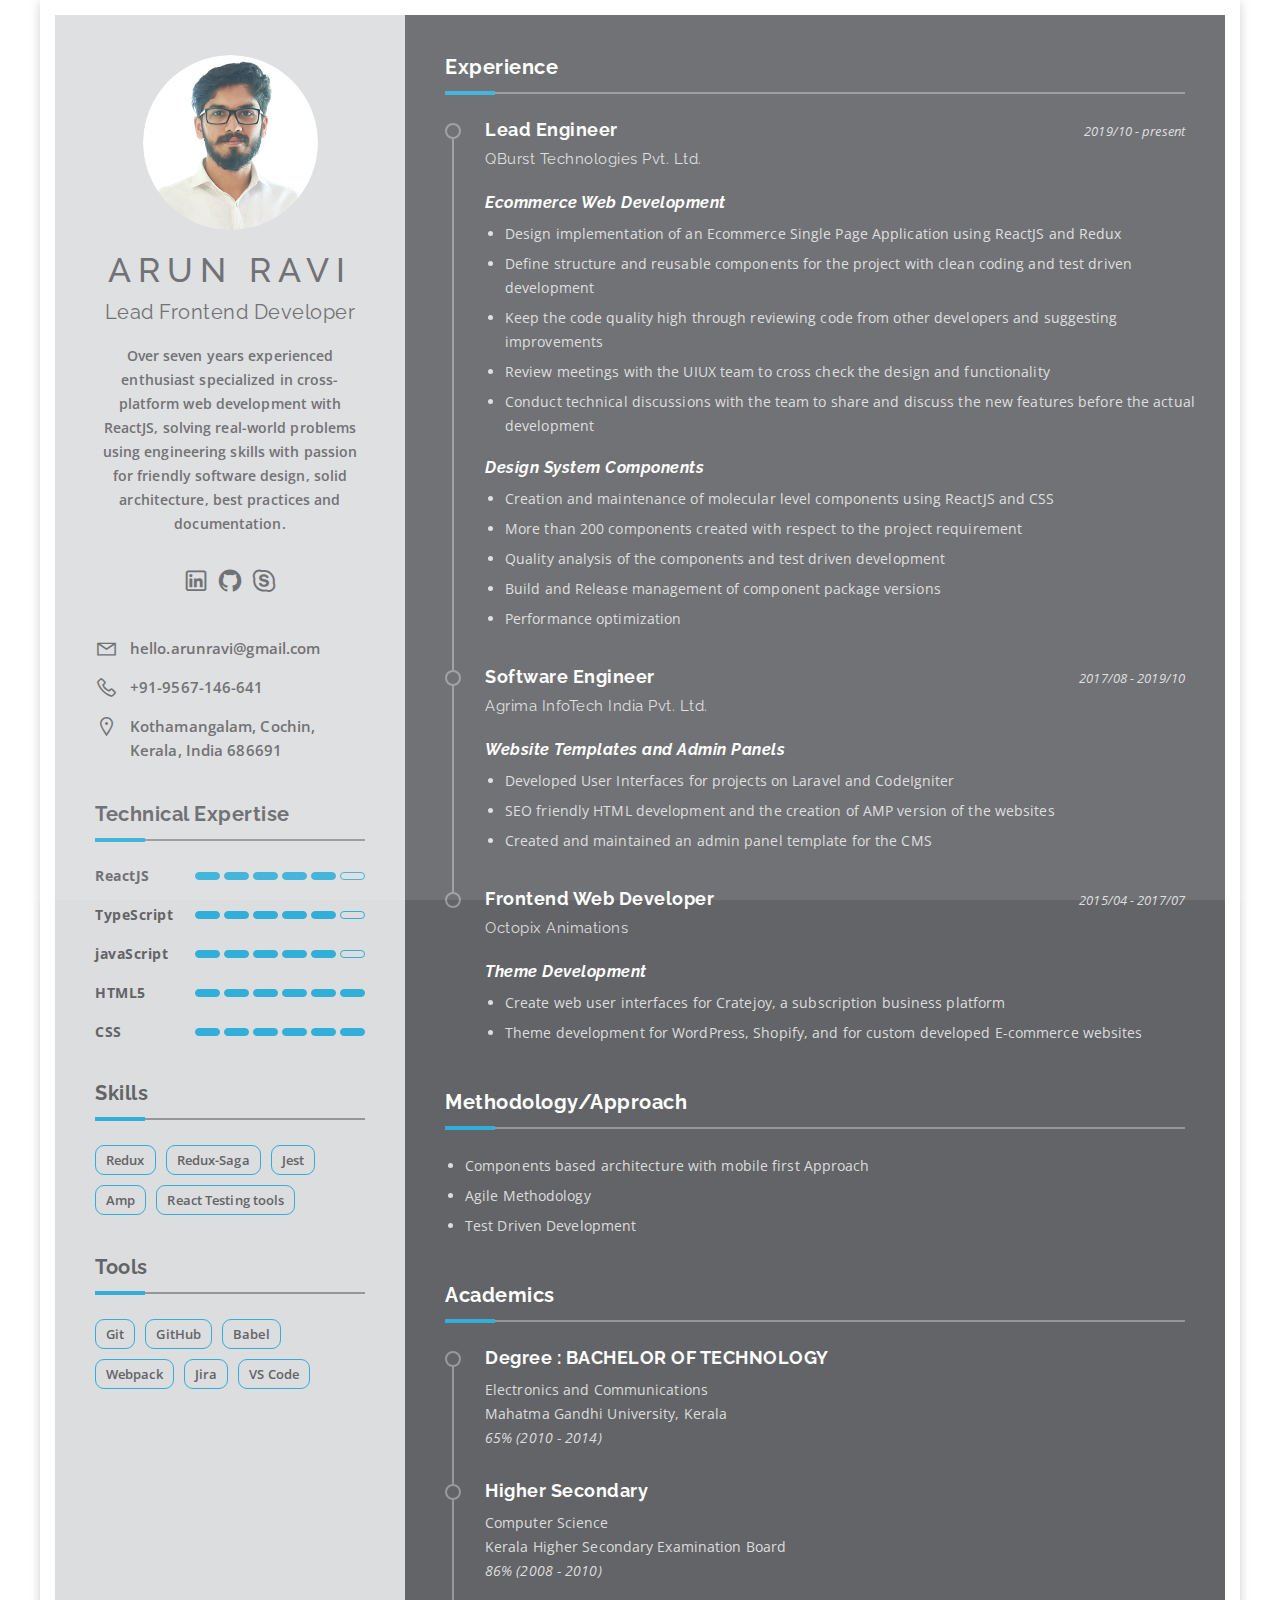
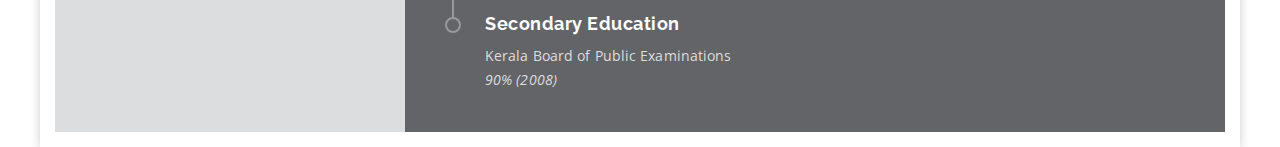
<file: index.html>
<!DOCTYPE html>
<html>

<head>
	<meta http-equiv="Content-Type" content="text/html; charset=utf-8" />
	<title>Arun Ravi | ReactJS | Frontend Developer</title>
	<meta name="viewport" content="width=device-width, initial-scale=1.0">
	<meta name="description" content="">
	<meta name="keywords" content="">
	<meta name="author" content="ArunRavi">

	<!-- Styles -->
	<link rel="stylesheet" type="text/css" href="css/bootstrap-grid.css" />
	<link rel="stylesheet" href="css/icons.css">
	<link rel="stylesheet" type="text/css" href="css/style.css" />
	
</head>
<body>

	<div class="contents">
		<div class="d-flex">
			<div class="profileRow proColLeft">
				<div class="profile textCenter">
					<div class="profPic"><img src="images/arun-ravi.png" alt="Arun Ravi | Frontend Developer | ReactJS" /></div>
					<h1>ARUN RAVI</h1>
					<h2 class="colorPrimary">Lead Frontend Developer</h2>
					<p>Over seven years experienced enthusiast specialized in cross-platform web development with ReactJS, solving real-world problems using engineering skills with passion for friendly software design, solid architecture, best practices and documentation.</p>
					<div class="social">
						<a href="https://www.linkedin.com/in/arunravi7" target="_blank" title="Arun Ravi | LinkedIn">
							<i class="la la-linkedin"></i>
						</a>
						<a href="https://github.com/arunravi07" target="_blank" title="Arun Ravi | GitHub">
							<i class="la la-github"></i>
						</a>
						<a href="skype:live:arunravi92?chat" title="live:arunravi92">
							<i class="la la-skype"></i>
						</a>
					</div>
					<div class="profOverView textLeft">
						<!-- <h2 class="headSect">Profile Overview</h2> -->
						<ul>
							<li>
								<h4><a href="mailto:hello.arunravi@gmail.com"><i class="la la-envelope"></i> hello.arunravi@gmail.com </a></h4>
							</li>
							<li>
								<h4><a href="callto:+919567146641"><i class="la la-phone"></i> +91-9567-146-641 </a></h4>
							</li>
							<li>
								<h4><i class="la la-map-marker"></i> Kothamangalam, Cochin, <br/>Kerala, India 686691 </h4>
							</li>
						</ul>
					</div>
				</div>
				<div class="contentRows" id="skills">
					<h2 class="headSect">Technical Expertise</h2>
					<div class="progressRow d-flex align-items-center justify-content-between">
						<h5>ReactJS</h5>
						<div class="progressBar d-flex justify-content-between">
							<span class="filled"></span>
							<span class="filled"></span>
							<span class="filled"></span>
							<span class="filled"></span>
							<span class="filled"></span>
							<span></span>
						</div>
					</div>
					<div class="progressRow d-flex align-items-center justify-content-between">
						<h5>TypeScript</h5>
						<div class="progressBar d-flex justify-content-between">
							<span class="filled"></span>
							<span class="filled"></span>
							<span class="filled"></span>
							<span class="filled"></span>
							<span class="filled"></span>
							<span></span>
						</div>
					</div>
					<div class="progressRow d-flex align-items-center justify-content-between">
						<h5>javaScript</h5>
						<div class="progressBar d-flex justify-content-between">
							<span class="filled"></span>
							<span class="filled"></span>
							<span class="filled"></span>
							<span class="filled"></span>
							<span class="filled"></span>
							<span></span>
						</div>
					</div>
					<div class="progressRow d-flex align-items-center justify-content-between">
						<h5>HTML5</h5>
						<div class="progressBar d-flex justify-content-between">
							<span class="filled"></span>
							<span class="filled"></span>
							<span class="filled"></span>
							<span class="filled"></span>
							<span class="filled"></span>
							<span class="filled"></span>
						</div>
					</div>
					<div class="progressRow d-flex align-items-center justify-content-between">
						<h5>CSS</h5>
						<div class="progressBar d-flex justify-content-between">
							<span class="filled"></span>
							<span class="filled"></span>
							<span class="filled"></span>
							<span class="filled"></span>
							<span class="filled"></span>
							<span class="filled"></span>
						</div>
					</div>
				</div>
				<div class="contentRows">
					<h2 class="headSect">Skills</h2>
					<ul class="skillTags">
						<li>Redux</li>
						<li>Redux-Saga</li>
						<li>Jest</li>
						<li>Amp</li>
						<li>React Testing tools</li>
					</ul>
				</div>
				<div class="contentRows">
					<h2 class="headSect">Tools</h2>
					<ul class="skillTags">
						<li>Git</li>
						<li>GitHub</li>
						<li>Babel</li>
						<li>Webpack</li>
						<li>Jira</li>
						<li>VS Code</li>
					</ul>
				</div>
			</div>
			<div class="profDet proColRight">
				<div class="contentRows" id="experience">
					<h2 class="headSect">Experience</h2>
					<div class="contentInfo withIcon">
						<div class="d-flex justify-content-between">
							<h3>Lead Engineer <a href="http://qburst.com/" target="_blank">QBurst Technologies Pvt. Ltd.</a></h3>
							<div class="timePeriod"><p><i>2019/10 - present</i></p></div>
						</div>
						<div class="projects">
							<h4><i>Ecommerce Web Development</i></h4>
							<ul class="cfx">
								<li>Design implementation of an Ecommerce Single Page Application using ReactJS and Redux</li>
								<li>Define structure and reusable components for the project with clean coding and test driven development</li>
								<li>Keep the code quality high through reviewing code from other developers and suggesting improvements</li>
								<li>Review meetings with the UIUX team to cross check the design and functionality</li>
								<li>Conduct technical discussions with the team to share and discuss the new features before the actual development</li>
							</ul>
						</div>
						<div class="projects">
							<h4><i>Design System Components</i></h4>
							<ul class="cfx">
								<li>Creation and maintenance of molecular level components using ReactJS and CSS</li>
								<li>More than 200 components created with respect to the project requirement</li>
								<li>Quality analysis of the components and test driven development</li>
								<li>Build and Release management of component package versions</li>
								<li>Performance optimization</li>
							</ul>
						</div>
					</div>
					<div class="contentInfo withIcon">
						<div class="d-flex justify-content-between">
							<h3>Software Engineer <a href="http://agrimainfotech.com/" target="_blank">Agrima InfoTech India Pvt. Ltd.</a></h3>
							<div class="timePeriod"><p><i>2017/08 - 2019/10</i></p></div>
						</div>
						<div class="projects">
							<h4><i>Website Templates and Admin Panels</i></h4>
							<ul class="cfx">
								<li>Developed User Interfaces for projects on Laravel and CodeIgniter</li>
								<li>SEO friendly HTML development and the creation of AMP version of the websites</li>
								<li>Created and maintained an admin panel template for the CMS</li>
							</ul>
						</div>
					</div>
					<div class="contentInfo withIcon">
						<div class="d-flex justify-content-between">
							<h3>Frontend Web Developer <a href="http://octopix.net/" target="_blank">Octopix Animations</a></h3>
							<div class="timePeriod"><p><i>2015/04 - 2017/07</i></p></div>
						</div>
						<div class="projects">
							<h4><i>Theme Development</i></h4>
							<ul class="cfx">
								<li>Create web user interfaces for Cratejoy, a subscription business platform </li>
								<li>Theme development for WordPress, Shopify, and for custom developed E-commerce websites</li>
							</ul>
						</div>
					</div>
				</div>
				<div class="contentRows academics" id="academics">
					<h2 class="headSect">Methodology/Approach</h2>
					<div class="projects">
						<div class="contentInfo">
							<ul class="cfx">
								<li>Components based architecture with mobile first Approach</li>
								<li>Agile Methodology</li>
								<li>Test Driven Development</li>
							</ul>
						</div>
					</div>
				</div>
				
				<div class="contentRows academics" id="academics">
					<h2 class="headSect">Academics</h2>
					<div class="contentInfo withIcon">
						<h3>Degree : BACHELOR OF TECHNOLOGY </h3>
						<p>Electronics and Communications<br/>
							<span>Mahatma Gandhi University, Kerala <br/><i>65% (2010 - 2014)</i></span>
						</p>
					</div>
					<div class="contentInfo withIcon">
						<h3>Higher Secondary </h3>
						<p>Computer Science<br/>
							<span>Kerala Higher Secondary Examination Board <br/><i>86% (2008 - 2010)</i></span>
						</p>
					</div>
					<div class="contentInfo withIcon">
						<h3>Secondary Education</h3>
						<p>Kerala Board of Public Examinations <br/>
							<span><i>90% (2008)</i></span>
						</p>
					</div>
				</div>
				
				
		</div>
		
	</div>
	<div id="preLoader">
		<div id="status">
			<div class="preLoader"></div>
		</div>
	</div>
	<script src="js/jquery.min.js" type="text/javascript"></script>
	<script src="js/jquery.easeScroll.min.js" type="text/javascript"></script>
	<script>
		// preLoader
		$(window).ready(function() {
			$('#status').fadeOut();
			$('#preLoader').delay(300).fadeOut('slow');
		});
		// function calcExp() {
		// 	const startDate = new Date("20 Apr 2015");
		// 	const endDate = new Date();
		// 	let months = (endDate.getFullYear() - startDate.getFullYear()) * 12;
		// 	months -= startDate.getMonth();
		// 	months += endDate.getMonth();
		// 	const years = Math.round(months*10/12)/10;
		// 	return years <= 0 ? 0 : years;
		// }
		// $(".experience").html(calcExp()+ ' Years')
		// easeScroll
		$("html").easeScroll();
	</script>

</body>

</html>
</file>
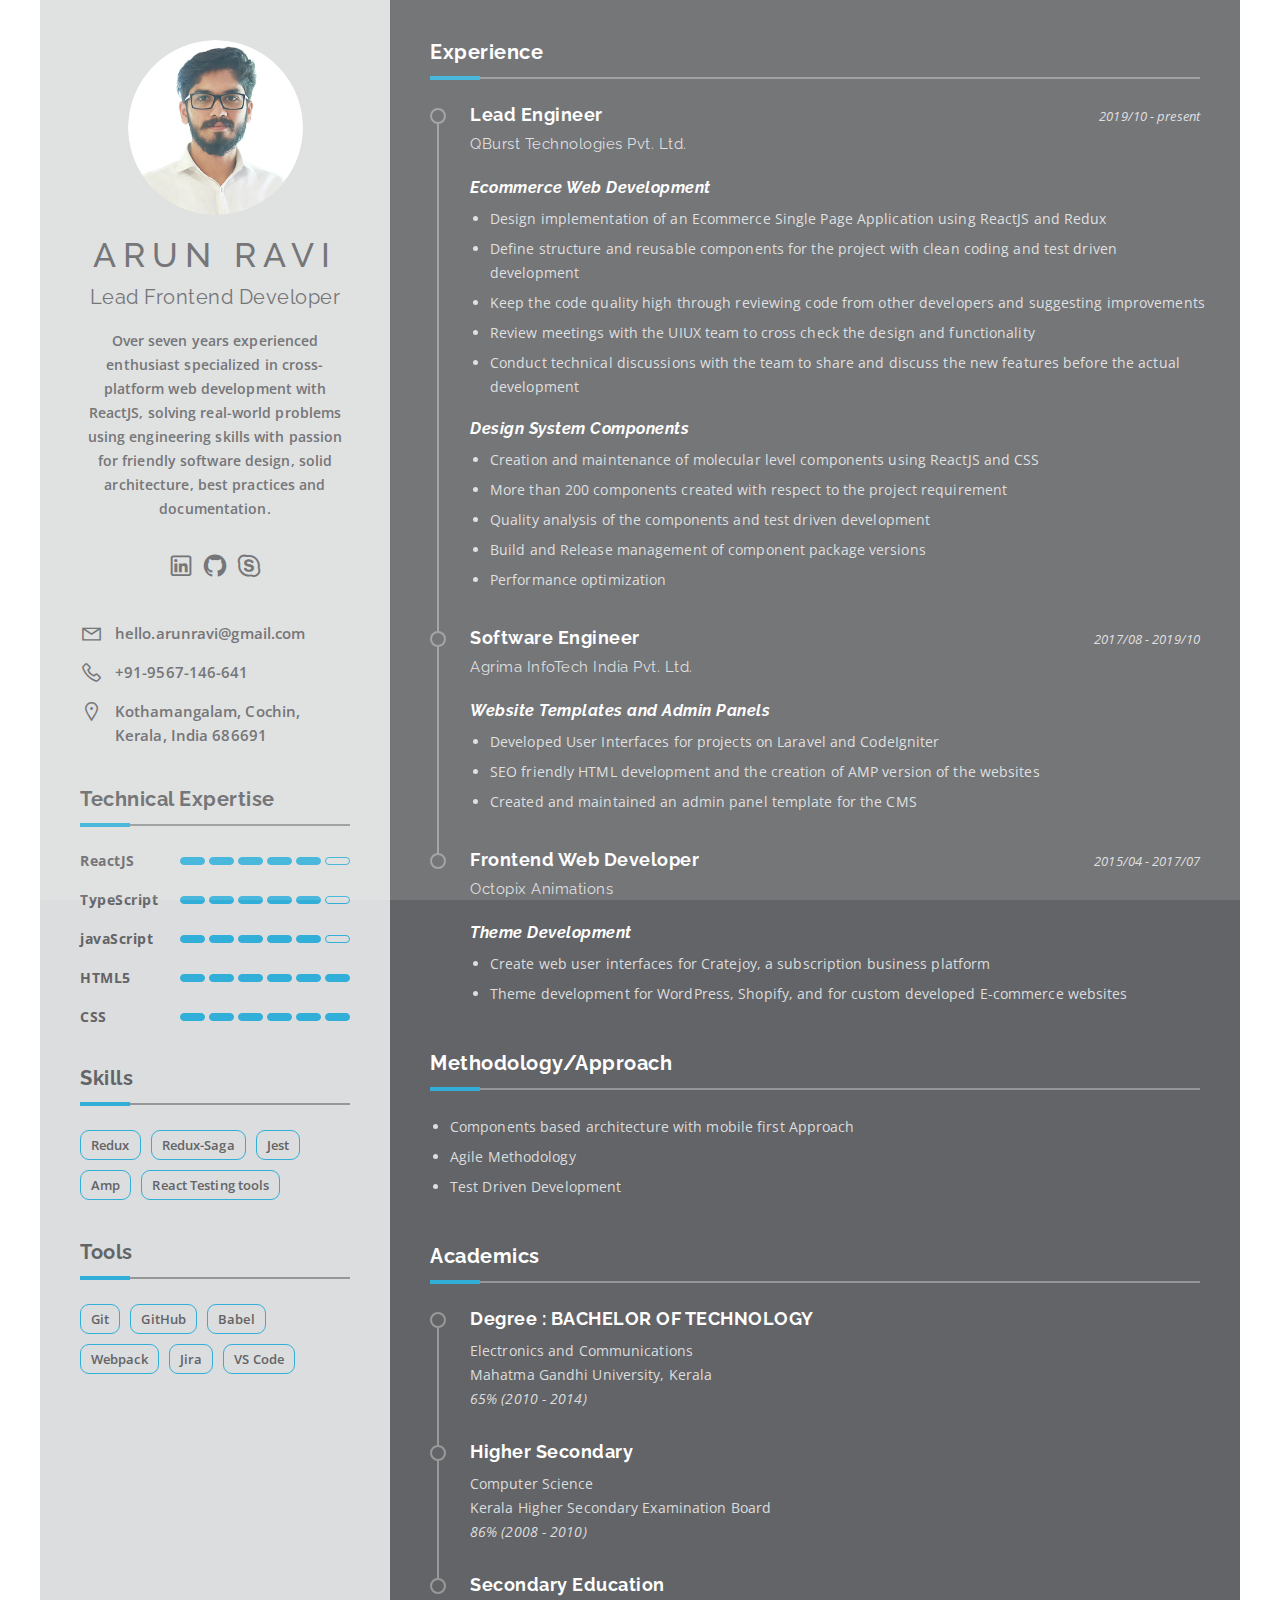
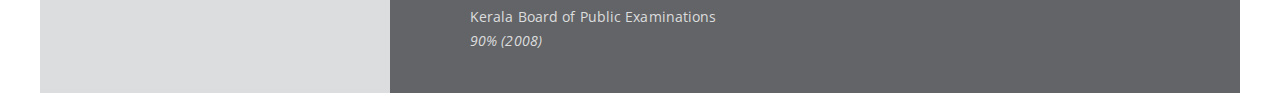
<file: print.html>
<!DOCTYPE html>
<html>

<head>
	<meta http-equiv="Content-Type" content="text/html; charset=utf-8" />
	<title>Arun Ravi | ReactJS | Frontend Developer</title>
	<meta name="viewport" content="width=device-width, initial-scale=1.0">
	<meta name="description" content="">
	<meta name="keywords" content="">
	<meta name="author" content="ArunRavi">

	<!-- Styles -->
	<link rel="stylesheet" type="text/css" href="css/bootstrap-grid.css" />
	<link rel="stylesheet" href="css/icons.css">
	<link rel="stylesheet" type="text/css" href="css/style.css" />
	
</head>
<body>

	<div class="contents noShadow">
		<div class="d-flex">
			<div class="profileRow proColLeft">
				<div class="profile textCenter">
					<div class="profPic"><img src="images/arun-ravi.png" alt="Arun Ravi | Frontend Developer | ReactJS" /></div>
					<h1>ARUN RAVI</h1>
					<h2 class="colorPrimary">Lead Frontend Developer</h2>
					<p>Over seven years experienced enthusiast specialized in cross-platform web development with ReactJS, solving real-world problems using engineering skills with passion for friendly software design, solid architecture, best practices and documentation.</p>
					<div class="social">
						<a href="https://www.linkedin.com/in/arunravi7" target="_blank" title="Arun Ravi | LinkedIn">
							<i class="la la-linkedin"></i>
						</a>
						<a href="https://github.com/arunravi07" target="_blank" title="Arun Ravi | GitHub">
							<i class="la la-github"></i>
						</a>
						<a href="skype:live:arunravi92?chat" title="live:arunravi92">
							<i class="la la-skype"></i>
						</a>
					</div>
					<div class="profOverView textLeft">
						<!-- <h2 class="headSect">Profile Overview</h2> -->
						<ul>
							<li>
								<h4><a href="mailto:hello.arunravi@gmail.com"><i class="la la-envelope"></i> hello.arunravi@gmail.com </a></h4>
							</li>
							<li>
								<h4><a href="callto:+919567146641"><i class="la la-phone"></i> +91-9567-146-641 </a></h4>
							</li>
							<li>
								<h4><i class="la la-map-marker"></i> Kothamangalam, Cochin, <br/>Kerala, India 686691 </h4>
							</li>
						</ul>
					</div>
				</div>
				<div class="contentRows" id="skills">
					<h2 class="headSect">Technical Expertise</h2>
					<div class="progressRow d-flex align-items-center justify-content-between">
						<h5>ReactJS</h5>
						<div class="progressBar d-flex justify-content-between">
							<span class="filled"></span>
							<span class="filled"></span>
							<span class="filled"></span>
							<span class="filled"></span>
							<span class="filled"></span>
							<span></span>
						</div>
					</div>
					<div class="progressRow d-flex align-items-center justify-content-between">
						<h5>TypeScript</h5>
						<div class="progressBar d-flex justify-content-between">
							<span class="filled"></span>
							<span class="filled"></span>
							<span class="filled"></span>
							<span class="filled"></span>
							<span class="filled"></span>
							<span></span>
						</div>
					</div>
					<div class="progressRow d-flex align-items-center justify-content-between">
						<h5>javaScript</h5>
						<div class="progressBar d-flex justify-content-between">
							<span class="filled"></span>
							<span class="filled"></span>
							<span class="filled"></span>
							<span class="filled"></span>
							<span class="filled"></span>
							<span></span>
						</div>
					</div>
					<div class="progressRow d-flex align-items-center justify-content-between">
						<h5>HTML5</h5>
						<div class="progressBar d-flex justify-content-between">
							<span class="filled"></span>
							<span class="filled"></span>
							<span class="filled"></span>
							<span class="filled"></span>
							<span class="filled"></span>
							<span class="filled"></span>
						</div>
					</div>
					<div class="progressRow d-flex align-items-center justify-content-between">
						<h5>CSS</h5>
						<div class="progressBar d-flex justify-content-between">
							<span class="filled"></span>
							<span class="filled"></span>
							<span class="filled"></span>
							<span class="filled"></span>
							<span class="filled"></span>
							<span class="filled"></span>
						</div>
					</div>
				</div>
				<div class="contentRows">
					<h2 class="headSect">Skills</h2>
					<ul class="skillTags">
						<li>Redux</li>
						<li>Redux-Saga</li>
						<li>Jest</li>
						<li>Amp</li>
						<li>React Testing tools</li>
					</ul>
				</div>
				<div class="contentRows">
					<h2 class="headSect">Tools</h2>
					<ul class="skillTags">
						<li>Git</li>
						<li>GitHub</li>
						<li>Babel</li>
						<li>Webpack</li>
						<li>Jira</li>
						<li>VS Code</li>
					</ul>
				</div>
			</div>
			<div class="profDet proColRight">
				<div class="contentRows" id="experience">
					<h2 class="headSect">Experience</h2>
					<div class="contentInfo withIcon">
						<div class="d-flex justify-content-between">
							<h3>Lead Engineer <a href="http://qburst.com/" target="_blank">QBurst Technologies Pvt. Ltd.</a></h3>
							<div class="timePeriod"><p><i>2019/10 - present</i></p></div>
						</div>
						<div class="projects">
							<h4><i>Ecommerce Web Development</i></h4>
							<ul class="cfx">
								<li>Design implementation of an Ecommerce Single Page Application using ReactJS and Redux</li>
								<li>Define structure and reusable components for the project with clean coding and test driven development</li>
								<li>Keep the code quality high through reviewing code from other developers and suggesting improvements</li>
								<li>Review meetings with the UIUX team to cross check the design and functionality</li>
								<li>Conduct technical discussions with the team to share and discuss the new features before the actual development</li>
							</ul>
						</div>
						<div class="projects">
							<h4><i>Design System Components</i></h4>
							<ul class="cfx">
								<li>Creation and maintenance of molecular level components using ReactJS and CSS</li>
								<li>More than 200 components created with respect to the project requirement</li>
								<li>Quality analysis of the components and test driven development</li>
								<li>Build and Release management of component package versions</li>
								<li>Performance optimization</li>
							</ul>
						</div>
					</div>
					<div class="contentInfo withIcon">
						<div class="d-flex justify-content-between">
							<h3>Software Engineer <a href="http://agrimainfotech.com/" target="_blank">Agrima InfoTech India Pvt. Ltd.</a></h3>
							<div class="timePeriod"><p><i>2017/08 - 2019/10</i></p></div>
						</div>
						<div class="projects">
							<h4><i>Website Templates and Admin Panels</i></h4>
							<ul class="cfx">
								<li>Developed User Interfaces for projects on Laravel and CodeIgniter</li>
								<li>SEO friendly HTML development and the creation of AMP version of the websites</li>
								<li>Created and maintained an admin panel template for the CMS</li>
							</ul>
						</div>
					</div>
					<div class="contentInfo withIcon">
						<div class="d-flex justify-content-between">
							<h3>Frontend Web Developer <a href="http://octopix.net/" target="_blank">Octopix Animations</a></h3>
							<div class="timePeriod"><p><i>2015/04 - 2017/07</i></p></div>
						</div>
						<div class="projects">
							<h4><i>Theme Development</i></h4>
							<ul class="cfx">
								<li>Create web user interfaces for Cratejoy, a subscription business platform </li>
								<li>Theme development for WordPress, Shopify, and for custom developed E-commerce websites</li>
							</ul>
						</div>
					</div>
				</div>
				<div class="contentRows academics" id="academics">
					<h2 class="headSect">Methodology/Approach</h2>
					<div class="projects">
						<div class="contentInfo">
							<ul class="cfx">
								<li>Components based architecture with mobile first Approach</li>
								<li>Agile Methodology</li>
								<li>Test Driven Development</li>
							</ul>
						</div>
					</div>
				</div>
				
				<div class="contentRows academics" id="academics">
					<h2 class="headSect">Academics</h2>
					<div class="contentInfo withIcon">
						<h3>Degree : BACHELOR OF TECHNOLOGY </h3>
						<p>Electronics and Communications<br/>
							<span>Mahatma Gandhi University, Kerala <br/><i>65% (2010 - 2014)</i></span>
						</p>
					</div>
					<div class="contentInfo withIcon">
						<h3>Higher Secondary </h3>
						<p>Computer Science<br/>
							<span>Kerala Higher Secondary Examination Board <br/><i>86% (2008 - 2010)</i></span>
						</p>
					</div>
					<div class="contentInfo withIcon">
						<h3>Secondary Education</h3>
						<p>Kerala Board of Public Examinations <br/>
							<span><i>90% (2008)</i></span>
						</p>
					</div>
				</div>
				
				
		</div>
		
	</div>
	<div id="preLoader">
		<div id="status">
			<div class="preLoader"></div>
		</div>
	</div>
	<script src="js/jquery.min.js" type="text/javascript"></script>
	<script src="js/jquery.easeScroll.min.js" type="text/javascript"></script>
	<script>
		// preLoader
		$(window).ready(function() {
			$('#status').fadeOut();
			$('#preLoader').delay(300).fadeOut('slow');
		});
		// function calcExp() {
		// 	const startDate = new Date("20 Apr 2015");
		// 	const endDate = new Date();
		// 	let months = (endDate.getFullYear() - startDate.getFullYear()) * 12;
		// 	months -= startDate.getMonth();
		// 	months += endDate.getMonth();
		// 	const years = Math.round(months*10/12)/10;
		// 	return years <= 0 ? 0 : years;
		// }
		// $(".experience").html(calcExp()+ ' Years')
		// easeScroll
		$("html").easeScroll();
	</script>

</body>

</html>
</file>
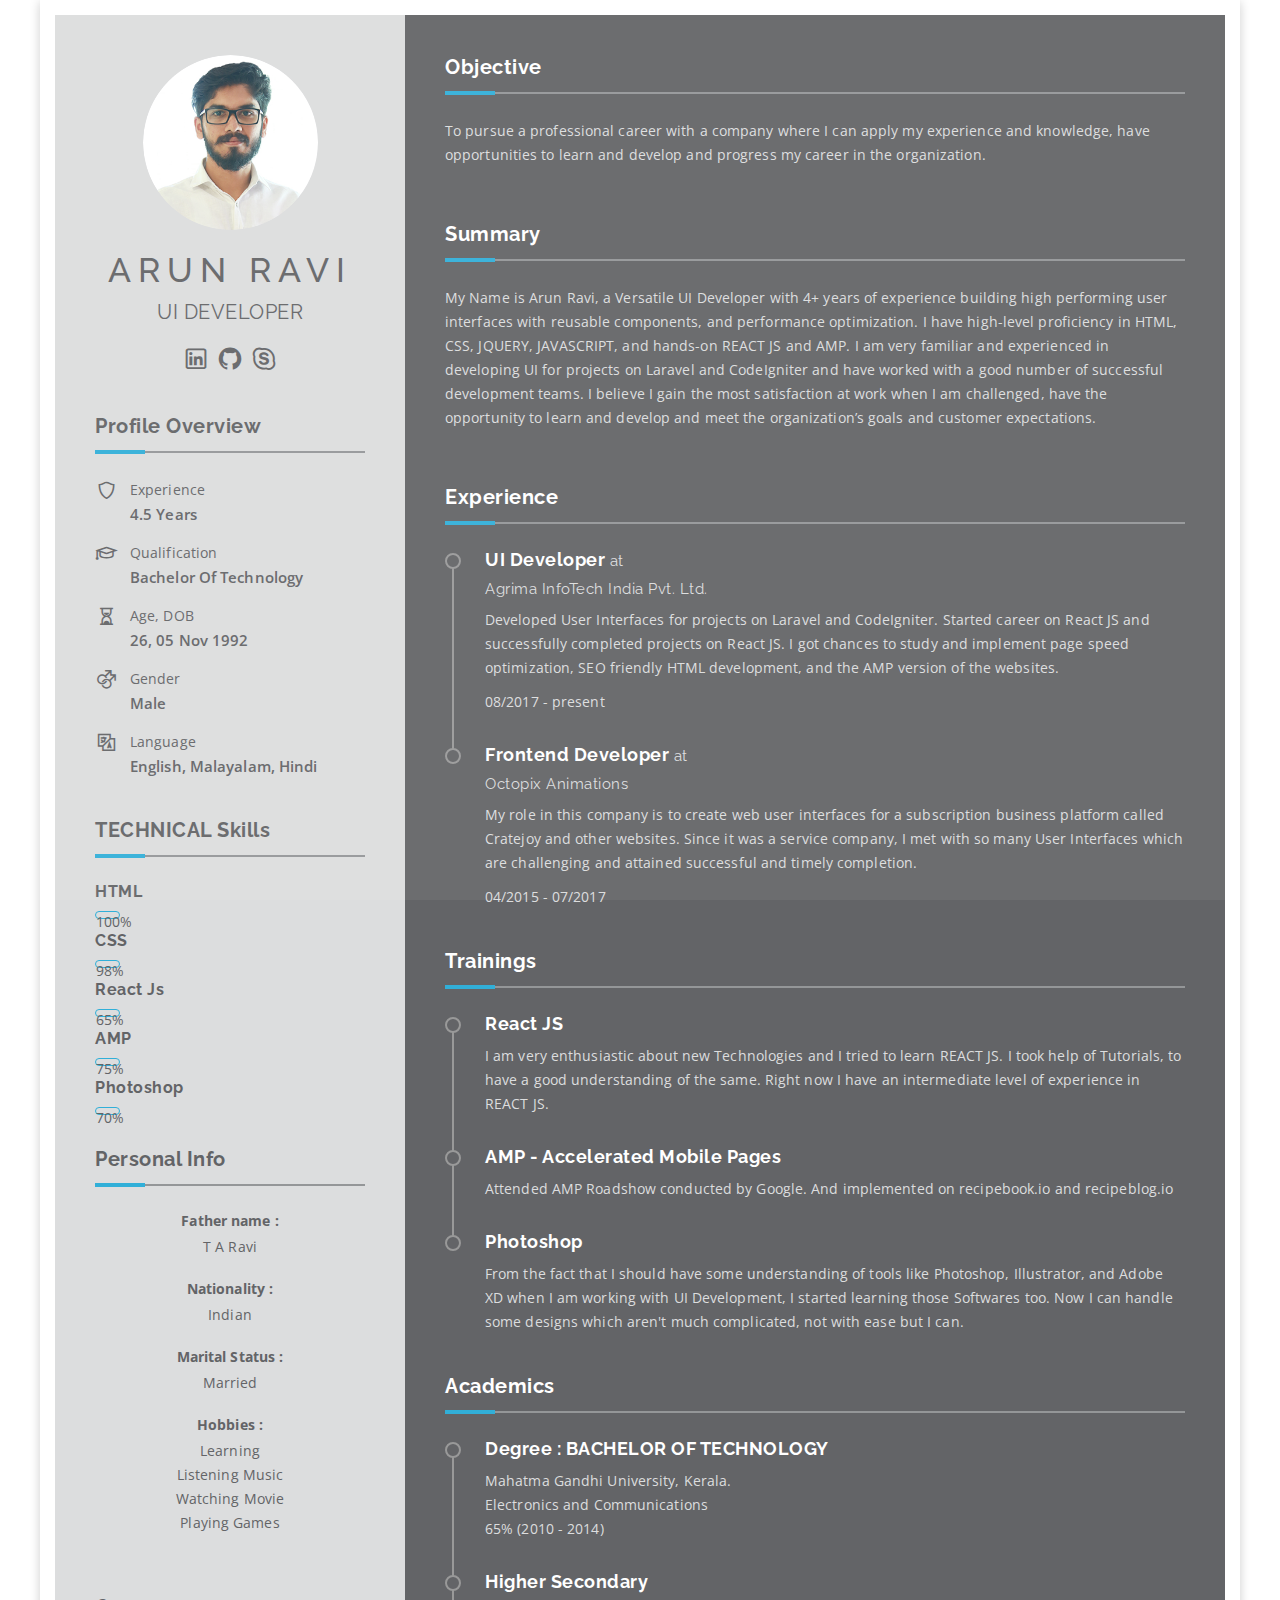
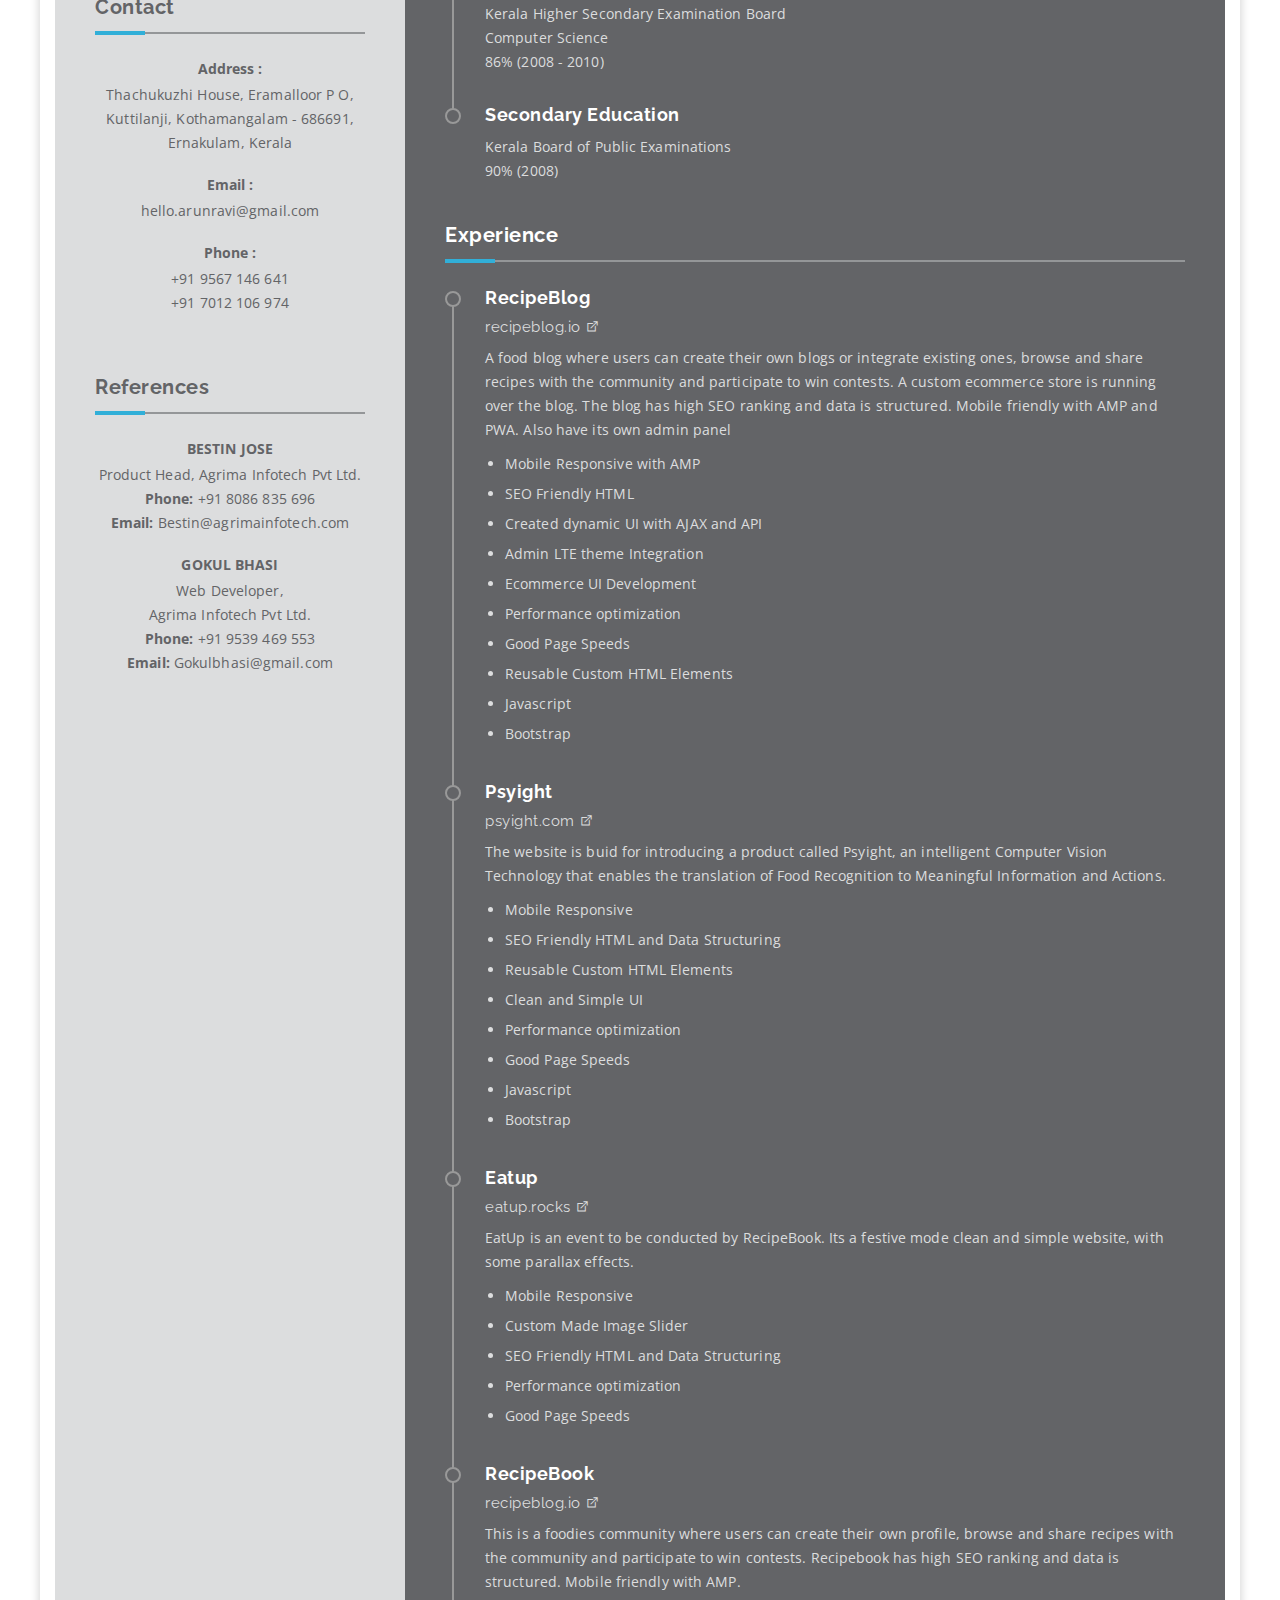
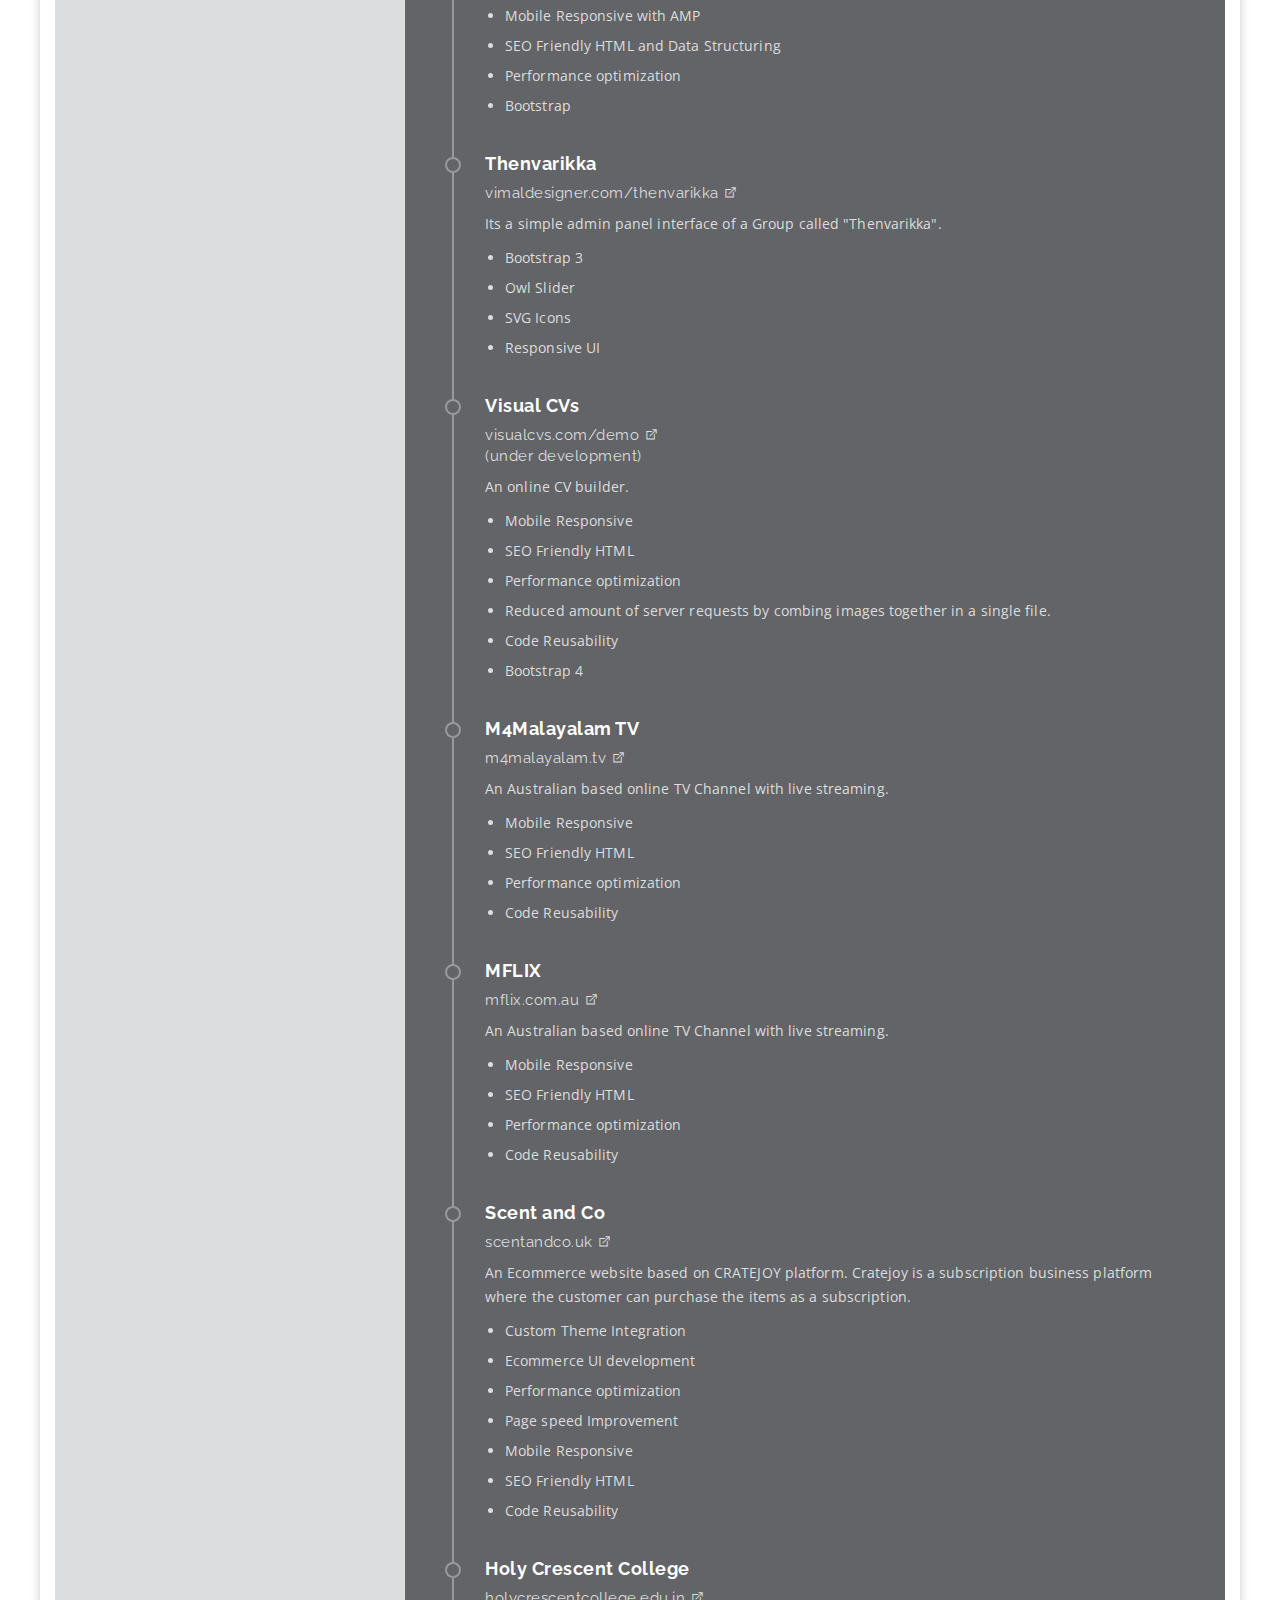
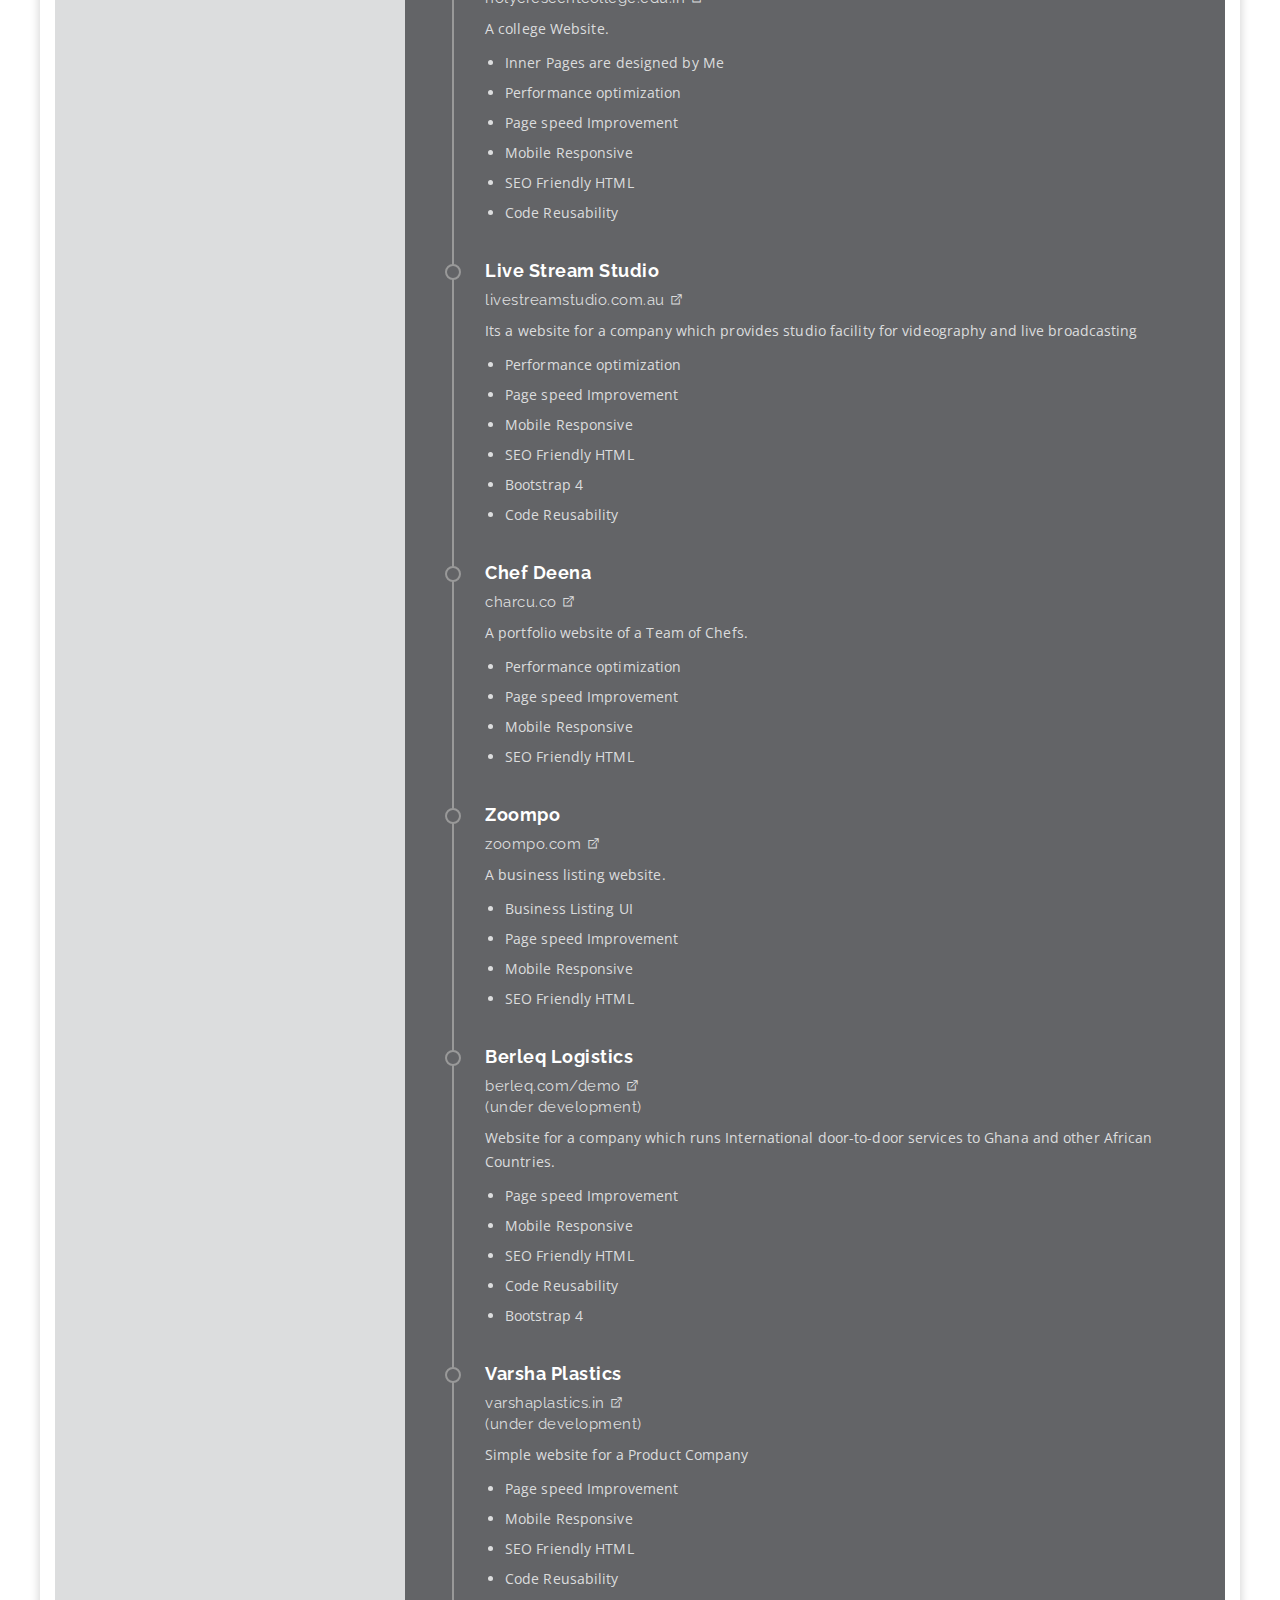
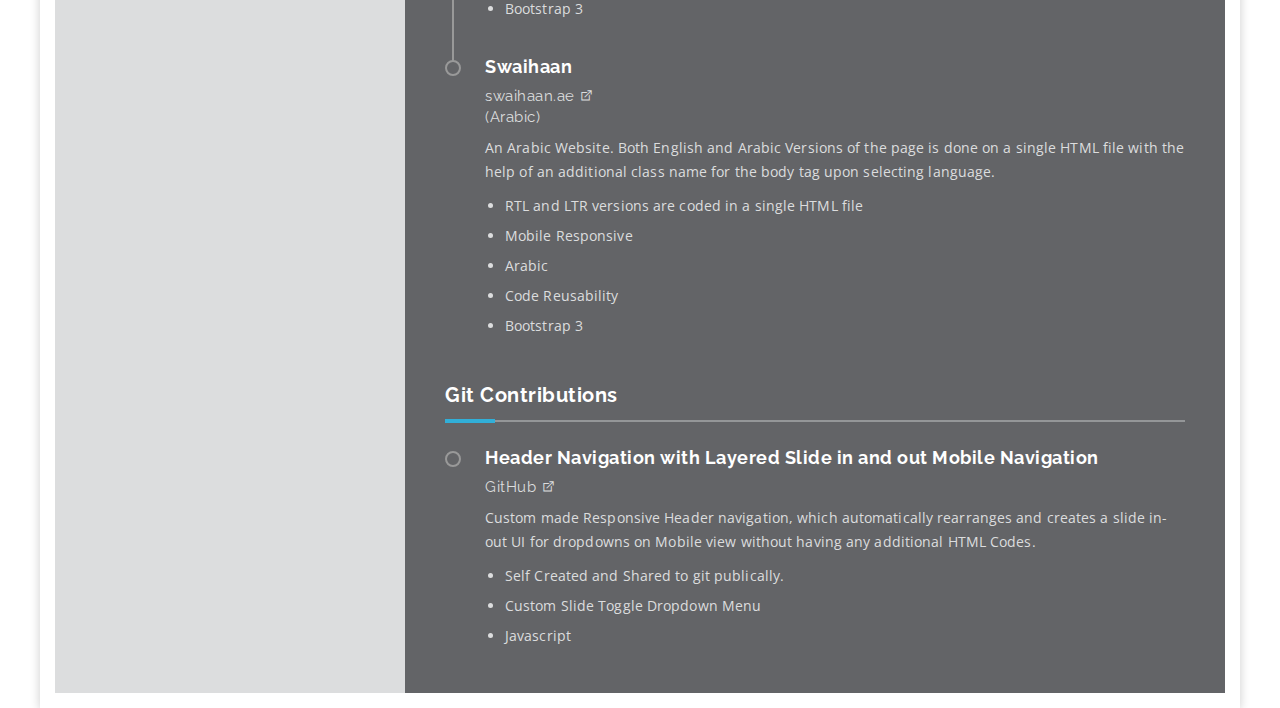
<file: resume.html>
<!DOCTYPE html>
<html>

<head>
	<meta http-equiv="Content-Type" content="text/html; charset=utf-8" />
	<title>Arun Ravi | Resume</title>
	<meta name="viewport" content="width=device-width, initial-scale=1.0">
	<meta name="description" content="">
	<meta name="keywords" content="">
	<meta name="author" content="ArunRavi">

	<!-- Styles -->
	<link rel="stylesheet" type="text/css" href="css/bootstrap-grid.css" />
	<link rel="stylesheet" href="css/icons.css">
	<link rel="stylesheet" type="text/css" href="css/style.css" />
	
</head>
<body>


	<!-- <div class="header">
		<div class="container-fluid">
			<div class="row align-items-center">
				<div class="col-lg-12">
					<ul class="navBar align-items-center justify-content-between">
						<li>
							<a href="mailto:hello.arunravi@gmail.com" title="hello.arunravi@gmail.com">
								<i class="la la-envelope-o d-inline-block alignMiddle"></i> 
								<span class="d-none d-sm-inline-block alignMiddle">hello.arunravi@gmail.com</span>
							</a>
						</li>
						<li>
							<a href="tel:+919567146641" title="+919567146641">
								<i class="la la-phone alignMiddle"></i> 
								<span class="d-none d-sm-inline-block alignMiddle">+91 956 714 6641</span>
							</a>
						</li>
					</ul>
				</div>
			</div>
		</div>
	</div> -->
	<div class="contents">
		<div class="d-flex">
			<div class="profileRow proColLeft">
				<div class="profile textCenter">
					<div class="profPic"><img src="images/arun-ravi.png" alt="Arun Ravi" /></div>
					<h1>ARUN RAVI</h1>
					<h2 class="colorPrimary">UI DEVELOPER</h2>
					<div class="social">
						<a href="https://www.linkedin.com/in/arunravi7" target="_blank" title="Arun Ravi | LinkedIn">
							<i class="la la-linkedin"></i>
						</a>
						<a href="https://github.com/arunravi07" target="_blank" title="Arun Ravi | GitHub">
							<i class="la la-github"></i>
						</a>
						<a href="skype:live:arunravi92?chat" title="live:arunravi92">
							<i class="la la-skype"></i>
						</a>
					</div>
				</div>
				<div class="profile">
					<div class="contentRows profOverView">
						<h2 class="headSect">Profile Overview</h2>
						<ul>
							<li>
								<i class="la la-shield"></i>
								<span>Experience</span>
								<h4>4.5 Years</h4>
							</li>
							<li>
								<i class="la la-graduation-cap"></i>
								<span>Qualification</span>
								<h4>Bachelor Of Technology</h4>
							</li>
							<li>
								<i class="la la-hourglass-2"></i>
								<span>Age, DOB</span>
								<h4>26, 05 Nov 1992</h4>
							</li>
							<li>
								<i class="la la-mars-double"></i>
								<span> Gender</span>
								<h4>Male</h4>
							</li>
							<li>
								<i class="la la-language"></i>
								<span>Language</span>
								<h4>English, Malayalam, Hindi </h4>
							</li>
						</ul>
					</div>
				</div>
				<div class="contentRows" id="skills">
					<h2 class="headSect">TECHNICAL Skills</h2>
					<div class="progressRow">
						<h4>HTML</h4>
						<div class="progressBar"> 
							<div class="progress" style="width: 100%;">
								<span>100%</span>
							</div> 
						</div>
					</div>
					<div class="progressRow">
						<h4>CSS</h4>
						<div class="progressBar"> 
							<div class="progress" style="width: 98%;">
								<span>98%</span>
							</div> 
						</div>
					</div>
					<div class="progressRow">
						<h4>React Js</h4>
						<div class="progressBar">
							<div class="progress" style="width: 65%;">
							<span>65%</span>
							</div>
						</div>
					</div>
					<div class="progressRow">
						<h4>AMP</h4>
						<div class="progressBar">
							<div class="progress" style="width: 75%;">
								<span>75%</span>
							</div>
						</div>
					</div>
					<div class="progressRow">
						<h4>Photoshop</h4>
						<div class="progressBar">
							<div class="progress" style="width: 70%;">
								<span>70%</span>
							</div>
						</div>
					</div>
				</div>
				<div class="contentRows" id="personal">
					<h2 class="headSect">Personal Info</h2>
					<div class="contact textCenter">
						<h5>Father name :</h5>
						<p>T A Ravi</p>
					</div>
					<div class="contact textCenter">
						<h5>Nationality :</h5>
						<p>Indian</p>
					</div>
					<div class="contact textCenter">
						<h5>Marital Status :</h5>
						<p>Married</p>
					</div>
					<div class="contact textCenter">
						<h5>Hobbies :</h5>
						<p>Learning <br/>Listening Music <br/>Watching Movie <br/>Playing Games</p>
					</div>
				</div>
				<div class="contentRows" id="contact">
					<h2 class="headSect">Contact</h2>
					<div class="contact textCenter">
						<h5>Address :</h5>
						<p>Thachukuzhi House, Eramalloor P O, Kuttilanji, Kothamangalam - 686691, Ernakulam, Kerala</p>
					</div>
					<div class="contact textCenter">
						<h5>Email :</h5>
						<p>
							<a href="mailto:hello.arunravi@gmail.com" title="hello.arunravi@gmail.com">hello.arunravi@gmail.com</a>
						</p>
					</div>
					<div class="contact textCenter">
						<h5>Phone :</h5>
						<p>
							<a href="tel:+919567146641" title="+919567146641">+91 9567 146 641</a>
							<br />
							<a href="tel:+917012106974" title="+917012106974">+91 7012 106 974</a>
						</p>
					</div>
				</div>
				<div class="contentRows" id="ref">
					<h2 class="headSect">References</h2>
					<div class="contact textCenter">
						<h5>BESTIN JOSE</h5>
						<p>
							Product Head, Agrima Infotech Pvt Ltd. <br/>
							<strong>Phone: </strong><a href="tel:+918086835696" title="+918086835696">+91 8086 835 696</a> <br/>
							<strong>Email:</strong> <a href="mailto:bestin@agrimainfotech.com" title="Bestin@agrimainfotech.com">Bestin@agrimainfotech.com</a>
						</p>
					</div>
					<div class="contact textCenter">
						<h5>GOKUL BHASI</h5>
						<p>
							Web Developer, <br/>Agrima Infotech Pvt Ltd. <br/>
							<strong>Phone: </strong><a href="tel:+919539469553" title="+919539469553">+91 9539 469 553</a><br/>
							<strong>Email:</strong> <a href="mailto:gokulbhasi@gmail.com" title="Gokulbhasi@gmail.com">Gokulbhasi@gmail.com</a>
						</p>
					</div>
				</div>


			</div>
			<div class="profDet proColRight">
				<div class="contentRows" id="objective">
					<h2 class="headSect">Objective</h2>
					<p>To pursue a professional career with a company where I can apply my experience and knowledge, have opportunities to learn and develop and progress my career in the organization.</p>
				</div>
				<div class="contentRows" id="summary">
					<h2 class="headSect">Summary</h2>
					<p>My Name is Arun Ravi, a Versatile UI Developer with 4+ years of experience building high performing user interfaces with reusable components, and performance optimization. I have high-level proficiency in HTML, CSS, JQUERY, JAVASCRIPT, and hands-on REACT JS and AMP. I am very familiar and experienced in developing UI for projects on Laravel and CodeIgniter and have worked with a good number of successful development teams. I believe I gain the most satisfaction at work when I am challenged, have the opportunity to learn and develop and meet the organization’s goals and customer expectations. </p>
				</div>
				<div class="contentRows" id="experience">
					<h2 class="headSect">Experience</h2>
					<div class="contentInfo withIcon">
						<h3>UI Developer <span>at</span> <a href="#">Agrima InfoTech India Pvt. Ltd.</a></h3>
						<p>Developed User Interfaces for projects on Laravel and CodeIgniter. Started career on React JS and successfully completed projects on React JS. I got chances to study and implement page speed optimization, SEO friendly HTML development, and the AMP version of the websites.</p>
						<p>08/2017 - present</p>
					</div>
					<div class="contentInfo withIcon">
						<h3>Frontend Developer <span>at</span> <a href="http://octopix.net/" target="_blank">Octopix Animations</a></h3>
						<p>My role in this company is to create web user interfaces for a subscription business platform called Cratejoy and other websites. Since it was a service company, I met with so many User Interfaces which are challenging and attained successful and timely completion.</p>
						<p>04/2015 - 07/2017</p>
					</div>
				</div>


				<div class="contentRows" id="trainings">
					<h2 class="headSect">Trainings</h2>
					<div class="contentInfo withIcon">
						<h3>React JS</h3>
						<p>I am very enthusiastic about new Technologies and I tried to learn REACT JS. I took help of Tutorials, to have a good understanding of the same. Right now I have an intermediate level of experience in REACT JS.</p>
					</div>
					<div class="contentInfo withIcon">
						<h3>AMP - Accelerated Mobile Pages</h3>
						<p>Attended AMP Roadshow conducted by Google. And implemented on recipebook.io and recipeblog.io</p>
					</div>
					<div class="contentInfo withIcon">
						<h3>Photoshop</h3>
						<p>From the fact that I should have some understanding of tools like Photoshop, Illustrator, and Adobe XD when I am working with UI Development, I started learning those Softwares too. Now I can handle some designs which aren't much complicated, not with ease but I can. </p>
					</div>
				</div>


				
				<div class="contentRows academics" id="academics">
					<h2 class="headSect">Academics</h2>
					<div class="contentInfo withIcon">
						<h3>Degree : BACHELOR OF TECHNOLOGY </h3>
						<p>Mahatma Gandhi University, Kerala.<br/>
							<span>Electronics and Communications <br/>65% (2010 - 2014)</span>
						</p>
					</div>
					<div class="contentInfo withIcon">
						<h3>Higher Secondary </h3>
						<p>Kerala Higher Secondary Examination Board<br/>
							<span>Computer Science <br/>86% (2008 - 2010)</span>
						</p>
					</div>
					<div class="contentInfo withIcon">
						<h3>Secondary Education<span></span></h3>
						<p>Kerala Board of Public Examinations <br/>
							<span>90% (2008)</span>
						</p>
					</div>
				</div>

				
				
				<div class="contentRows" id="experience">
					<h2 class="headSect">Experience</h2>
					<div class="contentInfo withIcon">
						<h3>
							RecipeBlog 
							<a href="https://recipeblog.io" target="_blank">recipeblog.io <i class="la la-external-link"></i></a>
						</h3>
						<p>A food blog where users can create their own blogs or integrate existing ones, browse and share recipes with the community and participate to win contests. A custom ecommerce store is running over the blog. The blog has high SEO ranking and data is structured. Mobile friendly with AMP and PWA. Also have its own admin panel</p>
						<ul class="cfx">
							<li>Mobile Responsive with AMP </li>
							<li>SEO Friendly HTML</li>
							<li>Created dynamic UI with AJAX and API </li>
							<li>Admin LTE theme Integration</li>
							<li>Ecommerce UI Development</li>
							<li>Performance optimization</li>
							<li>Good Page Speeds</li>
							<li>Reusable Custom HTML Elements </li>
							<li>Javascript </li>
							<li>Bootstrap </li>
						</ul>
					</div>
					<div class="contentInfo withIcon">
						<h3>Psyight <a href="http://psyight.com/" target="_blank">psyight.com <i class="la la-external-link"></i></a></h3>
						<p>The website is buid for introducing a product called Psyight, an intelligent Computer Vision Technology that enables the translation of Food Recognition to Meaningful Information and Actions.</p>
						<ul class="cfx">
							<li>Mobile Responsive </li>
							<li>SEO Friendly HTML and Data Structuring</li>
							<li>Reusable Custom HTML Elements </li>
							<li>Clean and Simple UI </li>
							<li>Performance optimization</li>
							<li>Good Page Speeds</li>
							<li>Javascript </li>
							<li>Bootstrap </li>
						</ul>
					</div>
					<div class="contentInfo withIcon">
						<h3>Eatup <a href="http://eatup.rocks/" target="_blank">eatup.rocks <i class="la la-external-link"></i></a></h3>
						<p>EatUp is an event to be conducted by RecipeBook. Its a festive mode clean and simple website, with some parallax effects.</p>
						<ul class="cfx">
							<li>Mobile Responsive</li>
							<li>Custom Made Image Slider</li>
							<li>SEO Friendly HTML and Data Structuring</li>
							<li>Performance optimization</li>
							<li>Good Page Speeds</li>
						</ul>
					</div>
					<div class="contentInfo withIcon">
						<h3>
							RecipeBook
							<a href="https://recipeblog.io" target="_blank">recipeblog.io <i class="la la-external-link"></i></a>
						</h3>
						<p>This is a foodies community where users can create their own profile, browse and share recipes with the community and participate to win contests. Recipebook has high SEO ranking and data is structured. Mobile friendly with AMP. </p>
						<ul class="cfx">
							<li>Mobile Responsive with AMP </li>
							<li>SEO Friendly HTML and Data Structuring</li>
							<li>Performance optimization</li>
							<li>Bootstrap </li>
						</ul>
					</div>
					<div class="contentInfo withIcon">
						<h3>
							Thenvarikka 
							<a href="http://vimaldesigner.com/thenvarikka" target="_blank">vimaldesigner.com/thenvarikka <i class="la la-external-link"></i></a>
						</h3>
						<p>Its a simple admin panel interface of a Group called "Thenvarikka".</p>
						<ul class="cfx">
							<li>Bootstrap 3</li>
							<li>Owl Slider</li>
							<li>SVG Icons</li>
							<li>Responsive UI</li>
						</ul>
					</div>
					<div class="contentInfo withIcon">
						<h3>Visual CVs  <a href="https://visualcvs.com/demo/" target="_blank">visualcvs.com/demo <i class="la la-external-link"></i></a> <span>(under development)</span></h3>
						<p>An online CV builder.</p>
						<ul class="cfx">
							<li>Mobile Responsive </li>
							<li>SEO Friendly HTML</li>
							<li>Performance optimization</li>
							<li>Reduced amount of server requests by combing images together in a single file.</li>
							<li>Code Reusability</li>
							<li>Bootstrap 4</li>
						</ul>
					</div>
					<div class="contentInfo withIcon">
						<h3>M4Malayalam TV <a href="http://m4malayalam.tv/" target="_blank">m4malayalam.tv <i class="la la-external-link"></i></a></h3>
						<p>An Australian based online TV Channel with live streaming.</p>
						<ul class="cfx">
							<li>Mobile Responsive </li>
							<li>SEO Friendly HTML</li>
							<li>Performance optimization</li>
							<li>Code Reusability</li>
						</ul>
					</div>
					<div class="contentInfo withIcon">
						<h3>MFLIX <a href="http://mflix.com.au/" target="_blank">mflix.com.au <i class="la la-external-link"></i></a></h3>
						<p>An Australian based online TV Channel with live streaming.</p>
						<ul class="cfx">
							<li>Mobile Responsive </li>
							<li>SEO Friendly HTML</li>
							<li>Performance optimization</li>
							<li>Code Reusability</li>
						</ul>
					</div>
					<div class="contentInfo withIcon">
						<h3>Scent and Co <a href="https://scentandco.uk/" target="_blank">scentandco.uk <i class="la la-external-link"></i></a></h3>
						<p>An Ecommerce website based on CRATEJOY platform. Cratejoy is a subscription business platform where the customer can purchase the items as a subscription.</p>
						<ul class="cfx">
							<li>Custom Theme Integration </li>
							<li>Ecommerce UI development</li>
							<li>Performance optimization</li>
							<li>Page speed Improvement</li>
							<li>Mobile Responsive </li>
							<li>SEO Friendly HTML</li>
							<li>Code Reusability</li>
						</ul>
					</div>
					<div class="contentInfo withIcon">
						<h3>Holy Crescent College <a href="http://holycrescentcollege.edu.in" target="_blank">holycrescentcollege.edu.in <i class="la la-external-link"></i></a></h3>
						<p>A college Website.</p>
						<ul class="cfx">
							<li>Inner Pages are designed by Me</li>
							<li>Performance optimization</li>
							<li>Page speed Improvement</li>
							<li>Mobile Responsive </li>
							<li>SEO Friendly HTML</li>
							<li>Code Reusability</li>
						</ul>
					</div>
					<div class="contentInfo withIcon">
						<h3>Live Stream Studio <a href="http://livestreamstudio.com.au" target="_blank">livestreamstudio.com.au <i class="la la-external-link"></i></a></h3>
						<p>Its a website for a company which provides studio facility for videography and live broadcasting</p>
						<ul class="cfx">
							<li>Performance optimization</li>
							<li>Page speed Improvement</li>
							<li>Mobile Responsive </li>
							<li>SEO Friendly HTML</li>
							<li>Bootstrap 4</li>
							<li>Code Reusability</li>
						</ul>
					</div>
					<div class="contentInfo withIcon">
						<h3>Chef Deena <a href="http://charcu.co/" target="_blank">charcu.co <i class="la la-external-link"></i></a></h3>
						<p>A portfolio website of a Team of Chefs.</p>
						<ul class="cfx">
							<li>Performance optimization</li>
							<li>Page speed Improvement</li>
							<li>Mobile Responsive </li>
							<li>SEO Friendly HTML</li>
						</ul>
					</div>
					<div class="contentInfo withIcon">
						<h3>Zoompo <a href="http://zoompo.com/" target="_blank">zoompo.com <i class="la la-external-link"></i></a></h3>
						<p>A business listing website.</p>
						<ul class="cfx">
							<li>Business Listing UI</li>
							<li>Page speed Improvement</li>
							<li>Mobile Responsive </li>
							<li>SEO Friendly HTML</li>
						</ul>
					</div>
					<div class="contentInfo withIcon">
						<h3>Berleq Logistics <a href="http://www.berleq.com/demo/" target="_blank">berleq.com/demo <i class="la la-external-link"></i></a> <span>(under development)</span></h3>
						<p>Website for a company which runs International door-to-door services to Ghana and other African Countries.</p>
						<ul class="cfx">
							<li>Page speed Improvement</li>
							<li>Mobile Responsive </li>
							<li>SEO Friendly HTML</li>
							<li>Code Reusability</li>
							<li>Bootstrap 4</li>
						</ul>
					</div>
					<div class="contentInfo withIcon">
						<h3>Varsha Plastics <a href="http://varshaplastics.in/" target="_blank">varshaplastics.in <i class="la la-external-link"></i></a> <span>(under development)</span></h3>
						<p>Simple website for a Product Company</p>
						<ul class="cfx">
							<li>Page speed Improvement</li>
							<li>Mobile Responsive </li>
							<li>SEO Friendly HTML</li>
							<li>Code Reusability</li>
							<li>Bootstrap 3</li>
						</ul>
					</div>
					<div class="contentInfo withIcon">
						<h3>Swaihaan <a href="https://swaihaan.ae/" target="_blank">swaihaan.ae <i class="la la-external-link"></i></a> <span>(Arabic)</span></h3>
						<p>An Arabic Website. Both English and Arabic Versions of the page is done on a single HTML file with the help of an additional class name for the body tag upon selecting language.</p>
						<ul class="cfx">
							<li>RTL and LTR versions are coded in a single HTML file</li>
							<li>Mobile Responsive </li>
							<li>Arabic </li>
							<li>Code Reusability</li>
							<li>Bootstrap 3</li>
						</ul>
					</div>
				</div>
				
				<div class="contentRows" id="portfolio">
					<h2 class="headSect">Git Contributions</h2>
					<div class="contentInfo withIcon">
						<h3>
							Header Navigation with Layered Slide in and out Mobile Navigation
							<a href="https://arunravi07.github.io/header-navigation-with-layer-slide-in-out-mobile-menu/" target="_blank">GitHub <i class="la la-external-link"></i></a>
						</h3>
						<p>Custom made Responsive Header navigation, which automatically rearranges and creates a slide in-out UI for dropdowns on Mobile view without having any additional HTML Codes.</p>
						<ul class="cfx">
							<li>Self Created and Shared to git publically.</li>
							<li>Custom Slide Toggle Dropdown Menu</li>
							<li>Javascript </li>
						</ul>
					</div>
				</div>
			</div>
				
		</div>
		
	</div>
	<footer></footer>
	<div id="preLoader">
		<div id="status">
			<div class="preLoader"></div>
		</div>
	</div>
		<!-- <ul class="cand-extralink">
			<li><a href="#about" title="">About</a></li>
			<li><a href="#education" title="">Education</a></li>
			<li><a href="#experience" title="">Work Experience</a></li>
			<li><a href="#portfolio" title="">Portfolio</a></li>
			<li><a href="#skills" title="">Professional Skills</a></li>
			<li><a href="#awards" title="">Awards</a></li>
		</ul> -->
	<script src="js/jquery.min.js" type="text/javascript"></script>
	<script src="js/jquery.easeScroll.min.js" type="text/javascript"></script>
	<script>
		// $('.cand-extralink a').on('click', function(e) {
		// 	e.preventDefault();
		// 	$('html, body').animate({ scrollTop: $($(this).attr('href')).offset().top}, 500, 'linear');
		// });
		// preLoader
		$(window).ready(function() {
			$('#status').fadeOut();
			$('#preLoader').delay(300).fadeOut('slow');
		});
		// easeScroll
		$("html").easeScroll();
	</script>

</body>

</html>
</file>
<file: css/icons.css>
/*!
 *  Line Awesome 1.1.0 by @icons_8 - https://icons8.com/line-awesome
 *  License - https://icons8.com/good-boy-license/ (Font: SIL OFL 1.1, CSS: MIT License)
 *
 * Made with love by Icons8 [ https://icons8.com/ ] using FontCustom [ https://github.com/FontCustom/fontcustom ]
 *
 * Contacts:
 *    [ https://icons8.com/contact ]
 *
 * Follow Icon8 on
 *    Twitter [ https://twitter.com/icons_8 ]
 *    Facebook [ https://www.facebook.com/Icons8 ]
 *    Google+ [ https://plus.google.com/+Icons8 ]
 *    GitHub [ https://github.com/icons8 ]
 */.la,.la-stack{display:inline-block}.la-fw,.la-li{text-align:center}@font-face{font-family:LineAwesome;src:url(fonts/line-awesomeeb4f.eot?v=1.1.);src:url(fonts/line-awesome0176.eot??v=1.1.#iefix) format("embedded-opentype"),url(fonts/line-awesomeeb4f.woff2?v=1.1.) format("woff2"),url(fonts/line-awesomeeb4f.woff?v=1.1.) format("woff"),url(fonts/line-awesomeeb4f.ttf?v=1.1.) format("truetype"),url(fonts/line-awesomeeb4f.svg?v=1.1.#fa) format("svg");font-weight:400;font-style:normal}@media screen and (-webkit-min-device-pixel-ratio:0){@font-face{font-family:LineAwesome;src:url(fonts/line-awesomeeb4f.svg?v=1.1.#fa) format("svg")}}.la{font:normal normal normal 16px/1 LineAwesome;font-size:inherit;text-decoration:inherit;text-rendering:optimizeLegibility;text-transform:none;-moz-osx-font-smoothing:grayscale;-webkit-font-smoothing:antialiased;font-smoothing:antialiased}.la-lg{font-size:1.33333333em;line-height:.75em;vertical-align:-15%}.la-2x{font-size:2em}.la-3x{font-size:3em}.la-4x{font-size:4em}.la-5x{font-size:5em}.la-fw{width:1.28571429em}.la-ul{padding-left:0;margin-left:2.14285714em;list-style-type:none}.la-ul>li{position:relative}.la-li{position:absolute;left:-2.14285714em;width:2.14285714em;top:.14285714em}.la-li.la-lg{left:-1.85714286em}.la-border{padding:.2em .25em .15em;border:.08em solid #eee;border-radius:.1em}.pull-right{float:right}.pull-left{float:left}.li.pull-left{margin-right:.3em}.li.pull-right{margin-left:.3em}.la-spin{-webkit-animation:fa-spin 2s infinite linear;animation:fa-spin 2s infinite linear}@-webkit-keyframes fa-spin{0%{-webkit-transform:rotate(0);transform:rotate(0)}100%{-webkit-transform:rotate(359deg);transform:rotate(359deg)}}@keyframes fa-spin{0%{-webkit-transform:rotate(0);transform:rotate(0)}100%{-webkit-transform:rotate(359deg);transform:rotate(359deg)}}.la-rotate-90{filter:progid:DXImageTransform.Microsoft.BasicImage(rotation=1);-webkit-transform:rotate(90deg);-ms-transform:rotate(90deg);transform:rotate(90deg)}.la-rotate-180{filter:progid:DXImageTransform.Microsoft.BasicImage(rotation=2);-webkit-transform:rotate(180deg);-ms-transform:rotate(180deg);transform:rotate(180deg)}.la-rotate-270{filter:progid:DXImageTransform.Microsoft.BasicImage(rotation=3);-webkit-transform:rotate(270deg);-ms-transform:rotate(270deg);transform:rotate(270deg)}.la-flip-horizontal{filter:progid:DXImageTransform.Microsoft.BasicImage(rotation=0, mirror=1);-webkit-transform:scale(-1,1);-ms-transform:scale(-1,1);transform:scale(-1,1)}.la-flip-vertical{filter:progid:DXImageTransform.Microsoft.BasicImage(rotation=2, mirror=1);-webkit-transform:scale(1,-1);-ms-transform:scale(1,-1);transform:scale(1,-1)}:root .la-flip-horizontal,:root .la-flip-vertical,:root .la-rotate-180,:root .la-rotate-270,:root .la-rotate-90{filter:none}.la-stack{position:relative;width:2em;height:2em;line-height:2em;vertical-align:middle}.la-stack-1x,.la-stack-2x{position:absolute;left:0;width:100%;text-align:center}.la-stack-1x{line-height:inherit}.la-stack-2x{font-size:2em}.la-inverse{color:#fff}.la-500px:before{content:"\f100"}.la-adjust:before{content:"\f101"}.la-adn:before{content:"\f102"}.la-align-center:before{content:"\f103"}.la-align-justify:before{content:"\f104"}.la-align-left:before{content:"\f105"}.la-align-right:before{content:"\f106"}.la-amazon:before{content:"\f107"}.la-ambulance:before{content:"\f108"}.la-anchor:before{content:"\f109"}.la-android:before{content:"\f10a"}.la-angellist:before{content:"\f10b"}.la-angle-double-down:before{content:"\f10c"}.la-angle-double-left:before{content:"\f10d"}.la-angle-double-right:before{content:"\f10e"}.la-angle-double-up:before{content:"\f10f"}.la-angle-down:before{content:"\f110"}.la-angle-left:before{content:"\f111"}.la-angle-right:before{content:"\f112"}.la-angle-up:before{content:"\f113"}.la-apple:before{content:"\f114"}.la-archive:before{content:"\f115"}.la-area-chart:before{content:"\f116"}.la-arrow-circle-down:before{content:"\f117"}.la-arrow-circle-left:before{content:"\f118"}.la-arrow-circle-o-down:before{content:"\f119"}.la-arrow-circle-o-left:before{content:"\f11a"}.la-arrow-circle-o-right:before{content:"\f11b"}.la-arrow-circle-o-up:before{content:"\f11c"}.la-arrow-circle-right:before{content:"\f11d"}.la-arrow-circle-up:before{content:"\f11e"}.la-arrow-down:before{content:"\f11f"}.la-arrow-left:before{content:"\f120"}.la-arrow-right:before{content:"\f121"}.la-arrow-up:before{content:"\f122"}.la-arrows:before{content:"\f123"}.la-arrows-alt:before{content:"\f124"}.la-arrows-h:before{content:"\f125"}.la-arrows-v:before{content:"\f126"}.la-asterisk:before{content:"\f127"}.la-at:before{content:"\f128"}.la-automobile:before{content:"\f129"}.la-backward:before{content:"\f12a"}.la-balance-scale:before{content:"\f12b"}.la-ban:before{content:"\f12c"}.la-bank:before{content:"\f12d"}.la-bar-chart:before{content:"\f12e"}.la-bar-chart-o:before{content:"\f12f"}.la-barcode:before{content:"\f130"}.la-bars:before{content:"\f131"}.la-battery-0:before{content:"\f132"}.la-battery-1:before{content:"\f133"}.la-battery-2:before{content:"\f134"}.la-battery-3:before{content:"\f135"}.la-battery-4:before{content:"\f136"}.la-battery-empty:before{content:"\f137"}.la-battery-full:before{content:"\f138"}.la-battery-half:before{content:"\f139"}.la-battery-quarter:before{content:"\f13a"}.la-battery-three-quarters:before{content:"\f13b"}.la-bed:before{content:"\f13c"}.la-beer:before{content:"\f13d"}.la-behance:before{content:"\f13e"}.la-behance-square:before{content:"\f13f"}.la-bell:before{content:"\f140"}.la-bell-o:before{content:"\f141"}.la-bell-slash:before{content:"\f142"}.la-bell-slash-o:before{content:"\f143"}.la-bicycle:before{content:"\f144"}.la-binoculars:before{content:"\f145"}.la-birthday-cake:before{content:"\f146"}.la-bitbucket:before{content:"\f147"}.la-bitbucket-square:before{content:"\f148"}.la-bitcoin:before{content:"\f149"}.la-black-tie:before{content:"\f14a"}.la-bold:before{content:"\f14b"}.la-bolt:before{content:"\f14c"}.la-bomb:before{content:"\f14d"}.la-book:before{content:"\f14e"}.la-bookmark:before{content:"\f14f"}.la-bookmark-o:before{content:"\f150"}.la-briefcase:before{content:"\f151"}.la-btc:before{content:"\f152"}.la-bug:before{content:"\f153"}.la-building:before{content:"\f154"}.la-building-o:before{content:"\f155"}.la-bullhorn:before{content:"\f156"}.la-bullseye:before{content:"\f157"}.la-bus:before{content:"\f158"}.la-buysellads:before{content:"\f159"}.la-cab:before{content:"\f15a"}.la-calculator:before{content:"\f15b"}.la-calendar:before{content:"\f15c"}.la-calendar-check-o:before{content:"\f15d"}.la-calendar-minus-o:before{content:"\f15e"}.la-calendar-o:before{content:"\f15f"}.la-calendar-plus-o:before{content:"\f160"}.la-calendar-times-o:before{content:"\f161"}.la-camera:before{content:"\f162"}.la-camera-retro:before{content:"\f163"}.la-car:before{content:"\f164"}.la-caret-down:before{content:"\f165"}.la-caret-left:before{content:"\f166"}.la-caret-right:before{content:"\f167"}.la-caret-square-o-down:before,.la-toggle-down:before{content:"\f168"}.la-caret-square-o-left:before,.la-toggle-left:before{content:"\f169"}.la-caret-square-o-right:before,.la-toggle-right:before{content:"\f16a"}.la-caret-square-o-up:before,.la-toggle-up:before{content:"\f16b"}.la-caret-up:before{content:"\f16c"}.la-cart-arrow-down:before{content:"\f16d"}.la-cart-plus:before{content:"\f16e"}.la-cc:before{content:"\f16f"}.la-cc-amex:before{content:"\f170"}.la-cc-diners-club:before{content:"\f171"}.la-cc-discover:before{content:"\f172"}.la-cc-jcb:before{content:"\f173"}.la-cc-mastercard:before{content:"\f174"}.la-cc-paypal:before{content:"\f175"}.la-cc-stripe:before{content:"\f176"}.la-cc-visa:before{content:"\f177"}.la-certificate:before{content:"\f178"}.la-chain:before{content:"\f179"}.la-chain-broken:before{content:"\f17a"}.la-check:before{content:"\f17b"}.la-check-circle:before{content:"\f17c"}.la-check-circle-o:before{content:"\f17d"}.la-check-square:before{content:"\f17e"}.la-check-square-o:before{content:"\f17f"}.la-chevron-circle-down:before{content:"\f180"}.la-chevron-circle-left:before{content:"\f181"}.la-chevron-circle-right:before{content:"\f182"}.la-chevron-circle-up:before{content:"\f183"}.la-chevron-down:before{content:"\f184"}.la-chevron-left:before{content:"\f185"}.la-chevron-right:before{content:"\f186"}.la-chevron-up:before{content:"\f187"}.la-child:before{content:"\f188"}.la-chrome:before{content:"\f189"}.la-circle:before{content:"\f18a"}.la-circle-o:before{content:"\f18b"}.la-circle-o-notch:before{content:"\f18c"}.la-circle-thin:before{content:"\f18d"}.la-clipboard:before{content:"\f18e"}.la-clock-o:before{content:"\f18f"}.la-clone:before{content:"\f190"}.la-close:before{content:"\f191"}.la-cloud:before{content:"\f192"}.la-cloud-download:before{content:"\f193"}.la-cloud-upload:before{content:"\f194"}.la-cny:before{content:"\f195"}.la-code:before{content:"\f196"}.la-code-fork:before{content:"\f197"}.la-codepen:before{content:"\f198"}.la-coffee:before{content:"\f199"}.la-cog:before{content:"\f19a"}.la-cogs:before{content:"\f19b"}.la-columns:before{content:"\f19c"}.la-comment:before{content:"\f19d"}.la-comment-o:before{content:"\f19e"}.la-commenting:before{content:"\f19f"}.la-commenting-o:before{content:"\f1a0"}.la-comments:before{content:"\f1a1"}.la-comments-o:before{content:"\f1a2"}.la-compass:before{content:"\f1a3"}.la-compress:before{content:"\f1a4"}.la-connectdevelop:before{content:"\f1a5"}.la-contao:before{content:"\f1a6"}.la-copy:before{content:"\f1a7"}.la-copyright:before{content:"\f1a8"}.la-creative-commons:before{content:"\f1a9"}.la-credit-card:before{content:"\f1aa"}.la-crop:before{content:"\f1ab"}.la-crosshairs:before{content:"\f1ac"}.la-css3:before{content:"\f1ad"}.la-cube:before{content:"\f1ae"}.la-cubes:before{content:"\f1af"}.la-cut:before{content:"\f1b0"}.la-cutlery:before{content:"\f1b1"}.la-dashboard:before{content:"\f1b2"}.la-dashcube:before{content:"\f1b3"}.la-database:before{content:"\f1b4"}.la-dedent:before{content:"\f1b5"}.la-delicious:before{content:"\f1b6"}.la-desktop:before{content:"\f1b7"}.la-deviantart:before{content:"\f1b8"}.la-diamond:before{content:"\f1b9"}.la-digg:before{content:"\f1ba"}.la-dollar:before{content:"\f1bb"}.la-dot-circle-o:before{content:"\f1bc"}.la-download:before{content:"\f1bd"}.la-dribbble:before{content:"\f1be"}.la-dropbox:before{content:"\f1bf"}.la-drupal:before{content:"\f1c0"}.la-edit:before{content:"\f1c1"}.la-eject:before{content:"\f1c2"}.la-ellipsis-h:before{content:"\f1c3"}.la-ellipsis-v:before{content:"\f1c4"}.la-empire:before,.la-ge:before{content:"\f1c5"}.la-envelope:before{content:"\f1c6"}.la-envelope-o:before{content:"\f1c7"}.la-envelope-square:before{content:"\f1c8"}.la-eraser:before{content:"\f1c9"}.la-eur:before{content:"\f1ca"}.la-euro:before{content:"\f1cb"}.la-exchange:before{content:"\f1cc"}.la-exclamation:before{content:"\f1cd"}.la-exclamation-circle:before{content:"\f1ce"}.la-exclamation-triangle:before{content:"\f1cf"}.la-expand:before{content:"\f1d0"}.la-expeditedssl:before{content:"\f1d1"}.la-external-link:before{content:"\f1d2"}.la-external-link-square:before{content:"\f1d3"}.la-eye:before{content:"\f1d4"}.la-eye-slash:before{content:"\f1d5"}.la-eyedropper:before{content:"\f1d6"}.la-facebook-f:before,.la-facebook:before{content:"\f1d7"}.la-facebook-official:before{content:"\f1d8"}.la-facebook-square:before{content:"\f1d9"}.la-fast-backward:before{content:"\f1da"}.la-fast-forward:before{content:"\f1db"}.la-fax:before{content:"\f1dc"}.la-female:before{content:"\f1dd"}.la-fighter-jet:before{content:"\f1de"}.la-file:before{content:"\f1df"}.la-file-archive-o:before{content:"\f1e0"}.la-file-audio-o:before{content:"\f1e1"}.la-file-code-o:before{content:"\f1e2"}.la-file-excel-o:before{content:"\f1e3"}.la-file-image-o:before{content:"\f1e4"}.la-file-movie-o:before{content:"\f1e5"}.la-file-o:before{content:"\f1e6"}.la-file-pdf-o:before{content:"\f1e7"}.la-file-photo-o:before{content:"\f1e8"}.la-file-picture-o:before{content:"\f1e9"}.la-file-powerpoint-o:before{content:"\f1ea"}.la-file-sound-o:before{content:"\f1eb"}.la-file-text:before{content:"\f1ec"}.la-file-text-o:before{content:"\f1ed"}.la-file-video-o:before{content:"\f1ee"}.la-file-word-o:before{content:"\f1ef"}.la-file-zip-o:before{content:"\f1f0"}.la-files-o:before{content:"\f1f1"}.la-film:before{content:"\f1f2"}.la-filter:before{content:"\f1f3"}.la-fire:before{content:"\f1f4"}.la-fire-extinguisher:before{content:"\f1f5"}.la-firefox:before{content:"\f1f6"}.la-flag:before{content:"\f1f7"}.la-flag-checkered:before{content:"\f1f8"}.la-flag-o:before{content:"\f1f9"}.la-flash:before{content:"\f1fa"}.la-flask:before{content:"\f1fb"}.la-flickr:before{content:"\f1fc"}.la-floppy-o:before{content:"\f1fd"}.la-folder:before{content:"\f1fe"}.la-folder-o:before{content:"\f1ff"}.la-folder-open:before{content:"\f200"}.la-folder-open-o:before{content:"\f201"}.la-font:before{content:"\f202"}.la-fonticons:before{content:"\f203"}.la-forumbee:before{content:"\f204"}.la-forward:before{content:"\f205"}.la-foursquare:before{content:"\f206"}.la-frown-o:before{content:"\f207"}.la-futbol-o:before,.la-soccer-ball-o:before{content:"\f208"}.la-gamepad:before{content:"\f209"}.la-gavel:before{content:"\f20a"}.la-gbp:before{content:"\f20b"}.la-gear:before{content:"\f20c"}.la-gears:before{content:"\f20d"}.la-genderless:before{content:"\f20e"}.la-get-pocket:before{content:"\f20f"}.la-gg:before{content:"\f210"}.la-gg-circle:before{content:"\f211"}.la-gift:before{content:"\f212"}.la-git:before{content:"\f213"}.la-git-square:before{content:"\f214"}.la-github:before{content:"\f215"}.la-github-alt:before{content:"\f216"}.la-github-square:before{content:"\f217"}.la-glass:before{content:"\f218"}.la-globe:before{content:"\f219"}.la-google:before{content:"\f21a"}.la-google-plus:before{content:"\f21b"}.la-google-plus-square:before{content:"\f21c"}.la-google-wallet:before{content:"\f21d"}.la-graduation-cap:before{content:"\f21e"}.la-gittip:before,.la-gratipay:before{content:"\f21f"}.la-group:before{content:"\f220"}.la-h-square:before{content:"\f221"}.la-hacker-news:before{content:"\f222"}.la-hand-grab-o:before{content:"\f223"}.la-hand-lizard-o:before{content:"\f224"}.la-hand-o-down:before{content:"\f225"}.la-hand-o-left:before{content:"\f226"}.la-hand-o-right:before{content:"\f227"}.la-hand-o-up:before{content:"\f228"}.la-hand-paper-o:before{content:"\f229"}.la-hand-peace-o:before{content:"\f22a"}.la-hand-pointer-o:before{content:"\f22b"}.la-hand-rock-o:before{content:"\f22c"}.la-hand-scissors-o:before{content:"\f22d"}.la-hand-spock-o:before{content:"\f22e"}.la-hand-stop-o:before{content:"\f22f"}.la-hdd-o:before{content:"\f230"}.la-header:before{content:"\f231"}.la-headphones:before{content:"\f232"}.la-heart:before{content:"\f233"}.la-heart-o:before{content:"\f234"}.la-heartbeat:before{content:"\f235"}.la-history:before{content:"\f236"}.la-home:before{content:"\f237"}.la-hospital-o:before{content:"\f238"}.la-hotel:before{content:"\f239"}.la-hourglass:before{content:"\f23a"}.la-hourglass-1:before{content:"\f23b"}.la-hourglass-2:before{content:"\f23c"}.la-hourglass-3:before{content:"\f23d"}.la-hourglass-end:before{content:"\f23e"}.la-hourglass-half:before{content:"\f23f"}.la-hourglass-o:before{content:"\f240"}.la-hourglass-start:before{content:"\f241"}.la-houzz:before{content:"\f242"}.la-html5:before{content:"\f243"}.la-i-cursor:before{content:"\f244"}.la-ils:before{content:"\f245"}.la-image:before{content:"\f246"}.la-inbox:before{content:"\f247"}.la-indent:before{content:"\f248"}.la-industry:before{content:"\f249"}.la-info:before{content:"\f24a"}.la-info-circle:before{content:"\f24b"}.la-inr:before{content:"\f24c"}.la-instagram:before{content:"\f24d"}.la-institution:before{content:"\f24e"}.la-internet-explorer:before{content:"\f24f"}.la-ioxhost:before{content:"\f250"}.la-italic:before{content:"\f251"}.la-joomla:before{content:"\f252"}.la-jpy:before{content:"\f253"}.la-jsfiddle:before{content:"\f254"}.la-key:before{content:"\f255"}.la-keyboard-o:before{content:"\f256"}.la-krw:before{content:"\f257"}.la-language:before{content:"\f258"}.la-laptop:before{content:"\f259"}.la-lastfm:before{content:"\f25a"}.la-lastfm-square:before{content:"\f25b"}.la-leaf:before{content:"\f25c"}.la-leanpub:before{content:"\f25d"}.la-legal:before{content:"\f25e"}.la-lemon-o:before{content:"\f25f"}.la-level-down:before{content:"\f260"}.la-level-up:before{content:"\f261"}.la-life-bouy:before{content:"\f262"}.la-life-buoy:before{content:"\f263"}.la-life-ring:before,.la-support:before{content:"\f264"}.la-life-saver:before{content:"\f265"}.la-lightbulb-o:before{content:"\f266"}.la-line-chart:before{content:"\f267"}.la-link:before{content:"\f268"}.la-linkedin:before{content:"\f269"}.la-linkedin-square:before{content:"\f26a"}.la-linux:before{content:"\f26b"}.la-list:before{content:"\f26c"}.la-list-alt:before{content:"\f26d"}.la-list-ol:before{content:"\f26e"}.la-list-ul:before{content:"\f26f"}.la-location-arrow:before{content:"\f270"}.la-lock:before{content:"\f271"}.la-long-arrow-down:before{content:"\f272"}.la-long-arrow-left:before{content:"\f273"}.la-long-arrow-right:before{content:"\f274"}.la-long-arrow-up:before{content:"\f275"}.la-magic:before{content:"\f276"}.la-magnet:before{content:"\f277"}.la-mail-forward:before{content:"\f278"}.la-mail-reply:before{content:"\f279"}.la-mail-reply-all:before{content:"\f27a"}.la-male:before{content:"\f27b"}.la-map:before{content:"\f27c"}.la-map-marker:before{content:"\f27d"}.la-map-o:before{content:"\f27e"}.la-map-pin:before{content:"\f27f"}.la-map-signs:before{content:"\f280"}.la-mars:before{content:"\f281"}.la-mars-double:before{content:"\f282"}.la-mars-stroke:before{content:"\f283"}.la-mars-stroke-h:before{content:"\f284"}.la-mars-stroke-v:before{content:"\f285"}.la-maxcdn:before{content:"\f286"}.la-meanpath:before{content:"\f287"}.la-medium:before{content:"\f288"}.la-medkit:before{content:"\f289"}.la-meh-o:before{content:"\f28a"}.la-mercury:before{content:"\f28b"}.la-microphone:before{content:"\f28c"}.la-microphone-slash:before{content:"\f28d"}.la-minus:before{content:"\f28e"}.la-minus-circle:before{content:"\f28f"}.la-minus-square:before{content:"\f290"}.la-minus-square-o:before{content:"\f291"}.la-mobile:before{content:"\f292"}.la-mobile-phone:before{content:"\f293"}.la-money:before{content:"\f294"}.la-moon-o:before{content:"\f295"}.la-mortar-board:before{content:"\f296"}.la-motorcycle:before{content:"\f297"}.la-mouse-pointer:before{content:"\f298"}.la-music:before{content:"\f299"}.la-navicon:before{content:"\f29a"}.la-neuter:before{content:"\f29b"}.la-newspaper-o:before{content:"\f29c"}.la-object-group:before{content:"\f29d"}.la-object-ungroup:before{content:"\f29e"}.la-odnoklassniki:before{content:"\f29f"}.la-odnoklassniki-square:before{content:"\f2a0"}.la-opencart:before{content:"\f2a1"}.la-openid:before{content:"\f2a2"}.la-opera:before{content:"\f2a3"}.la-optin-monster:before{content:"\f2a4"}.la-outdent:before{content:"\f2a5"}.la-pagelines:before{content:"\f2a6"}.la-paint-brush:before{content:"\f2a7"}.la-paper-plane:before,.la-send:before{content:"\f2a8"}.la-paper-plane-o:before,.la-send-o:before{content:"\f2a9"}.la-paperclip:before{content:"\f2aa"}.la-paragraph:before{content:"\f2ab"}.la-paste:before{content:"\f2ac"}.la-pause:before{content:"\f2ad"}.la-paw:before{content:"\f2ae"}.la-paypal:before{content:"\f2af"}.la-pencil:before{content:"\f2b0"}.la-pencil-square:before{content:"\f2b1"}.la-pencil-square-o:before{content:"\f2b2"}.la-phone:before{content:"\f2b3"}.la-phone-square:before{content:"\f2b4"}.la-photo:before{content:"\f2b5"}.la-picture-o:before{content:"\f2b6"}.la-pie-chart:before{content:"\f2b7"}.la-pied-piper:before{content:"\f2b8"}.la-pied-piper-alt:before{content:"\f2b9"}.la-pinterest:before{content:"\f2ba"}.la-pinterest-p:before{content:"\f2bb"}.la-pinterest-square:before{content:"\f2bc"}.la-plane:before{content:"\f2bd"}.la-play:before{content:"\f2be"}.la-play-circle:before{content:"\f2bf"}.la-play-circle-o:before{content:"\f2c0"}.la-plug:before{content:"\f2c1"}.la-plus:before{content:"\f2c2"}.la-plus-circle:before{content:"\f2c3"}.la-plus-square:before{content:"\f2c4"}.la-plus-square-o:before{content:"\f2c5"}.la-power-off:before{content:"\f2c6"}.la-print:before{content:"\f2c7"}.la-puzzle-piece:before{content:"\f2c8"}.la-qq:before{content:"\f2c9"}.la-qrcode:before{content:"\f2ca"}.la-question:before{content:"\f2cb"}.la-question-circle:before{content:"\f2cc"}.la-quote-left:before{content:"\f2cd"}.la-quote-right:before{content:"\f2ce"}.la-ra:before{content:"\f2cf"}.la-random:before{content:"\f2d0"}.la-rebel:before{content:"\f2d1"}.la-recycle:before{content:"\f2d2"}.la-reddit:before{content:"\f2d3"}.la-reddit-square:before{content:"\f2d4"}.la-refresh:before{content:"\f2d5"}.la-registered:before{content:"\f2d6"}.la-renren:before{content:"\f2d7"}.la-reorder:before{content:"\f2d8"}.la-repeat:before{content:"\f2d9"}.la-reply:before{content:"\f2da"}.la-reply-all:before{content:"\f2db"}.la-retweet:before{content:"\f2dc"}.la-rmb:before{content:"\f2dd"}.la-road:before{content:"\f2de"}.la-rocket:before{content:"\f2df"}.la-rotate-left:before{content:"\f2e0"}.la-rotate-right:before{content:"\f2e1"}.la-rouble:before{content:"\f2e2"}.la-feed:before,.la-rss:before{content:"\f2e3"}.la-rss-square:before{content:"\f2e4"}.la-rub:before{content:"\f2e5"}.la-ruble:before{content:"\f2e6"}.la-rupee:before{content:"\f2e7"}.la-safari:before{content:"\f2e8"}.la-save:before{content:"\f2e9"}.la-scissors:before{content:"\f2ea"}.la-search:before{content:"\f2eb"}.la-search-minus:before{content:"\f2ec"}.la-search-plus:before{content:"\f2ed"}.la-sellsy:before{content:"\f2ee"}.la-server:before{content:"\f2ef"}.la-share:before{content:"\f2f0"}.la-share-alt:before{content:"\f2f1"}.la-share-alt-square:before{content:"\f2f2"}.la-share-square:before{content:"\f2f3"}.la-share-square-o:before{content:"\f2f4"}.la-shekel:before{content:"\f2f5"}.la-sheqel:before{content:"\f2f6"}.la-shield:before{content:"\f2f7"}.la-ship:before{content:"\f2f8"}.la-shirtsinbulk:before{content:"\f2f9"}.la-shopping-cart:before{content:"\f2fa"}.la-sign-in:before{content:"\f2fb"}.la-sign-out:before{content:"\f2fc"}.la-signal:before{content:"\f2fd"}.la-simplybuilt:before{content:"\f2fe"}.la-sitemap:before{content:"\f2ff"}.la-skyatlas:before{content:"\f300"}.la-skype:before{content:"\f301"}.la-slack:before{content:"\f302"}.la-sliders:before{content:"\f303"}.la-slideshare:before{content:"\f304"}.la-smile-o:before{content:"\f305"}.la-sort:before,.la-unsorted:before{content:"\f306"}.la-sort-alpha-asc:before{content:"\f307"}.la-sort-alpha-desc:before{content:"\f308"}.la-sort-amount-asc:before{content:"\f309"}.la-sort-amount-desc:before{content:"\f30a"}.la-sort-asc:before,.la-sort-up:before{content:"\f30b"}.la-sort-desc:before,.la-sort-down:before{content:"\f30c"}.la-sort-numeric-asc:before{content:"\f30d"}.la-sort-numeric-desc:before{content:"\f30e"}.la-soundcloud:before{content:"\f30f"}.la-space-shuttle:before{content:"\f310"}.la-spinner:before{content:"\f311"}.la-spoon:before{content:"\f312"}.la-spotify:before{content:"\f313"}.la-square:before{content:"\f314"}.la-square-o:before{content:"\f315"}.la-stack-exchange:before{content:"\f316"}.la-stack-overflow:before{content:"\f317"}.la-star:before{content:"\f318"}.la-star-half:before{content:"\f319"}.la-star-half-empty:before,.la-star-half-full:before,.la-star-half-o:before{content:"\f31a"}.la-star-o:before{content:"\f31b"}.la-steam:before{content:"\f31c"}.la-steam-square:before{content:"\f31d"}.la-step-backward:before{content:"\f31e"}.la-step-forward:before{content:"\f31f"}.la-stethoscope:before{content:"\f320"}.la-sticky-note:before{content:"\f321"}.la-sticky-note-o:before{content:"\f322"}.la-stop:before{content:"\f323"}.la-street-view:before{content:"\f324"}.la-strikethrough:before{content:"\f325"}.la-stumbleupon:before{content:"\f326"}.la-stumbleupon-circle:before{content:"\f327"}.la-subscript:before{content:"\f328"}.la-subway:before{content:"\f329"}.la-suitcase:before{content:"\f32a"}.la-sun-o:before{content:"\f32b"}.la-superscript:before{content:"\f32c"}.la-table:before{content:"\f32d"}.la-tablet:before{content:"\f32e"}.la-tachometer:before{content:"\f32f"}.la-tag:before{content:"\f330"}.la-tags:before{content:"\f331"}.la-tasks:before{content:"\f332"}.la-taxi:before{content:"\f333"}.la-television:before,.la-tv:before{content:"\f334"}.la-tencent-weibo:before{content:"\f335"}.la-terminal:before{content:"\f336"}.la-text-height:before{content:"\f337"}.la-text-width:before{content:"\f338"}.la-th:before{content:"\f339"}.la-th-large:before{content:"\f33a"}.la-th-list:before{content:"\f33b"}.la-thumb-tack:before{content:"\f33c"}.la-thumbs-down:before{content:"\f33d"}.la-thumbs-o-down:before{content:"\f33e"}.la-thumbs-o-up:before{content:"\f33f"}.la-thumbs-up:before{content:"\f340"}.la-ticket:before{content:"\f341"}.la-remove:before,.la-times:before{content:"\f342"}.la-times-circle:before{content:"\f343"}.la-times-circle-o:before{content:"\f344"}.la-tint:before{content:"\f345"}.la-toggle-off:before{content:"\f346"}.la-toggle-on:before{content:"\f347"}.la-trademark:before{content:"\f348"}.la-train:before{content:"\f349"}.la-intersex:before,.la-transgender:before{content:"\f34a"}.la-transgender-alt:before{content:"\f34b"}.la-trash:before{content:"\f34c"}.la-trash-o:before{content:"\f34d"}.la-tree:before{content:"\f34e"}.la-trello:before{content:"\f34f"}.la-tripadvisor:before{content:"\f350"}.la-trophy:before{content:"\f351"}.la-truck:before{content:"\f352"}.la-try:before{content:"\f353"}.la-tty:before{content:"\f354"}.la-tumblr:before{content:"\f355"}.la-tumblr-square:before{content:"\f356"}.la-turkish-lira:before{content:"\f357"}.la-twitch:before{content:"\f358"}.la-twitter:before{content:"\f359"}.la-twitter-square:before{content:"\f35a"}.la-umbrella:before{content:"\f35b"}.la-underline:before{content:"\f35c"}.la-undo:before{content:"\f35d"}.la-university:before{content:"\f35e"}.la-unlink:before{content:"\f35f"}.la-unlock:before{content:"\f360"}.la-unlock-alt:before{content:"\f361"}.la-upload:before{content:"\f362"}.la-usd:before{content:"\f363"}.la-user:before{content:"\f364"}.la-user-md:before{content:"\f365"}.la-user-plus:before{content:"\f366"}.la-user-secret:before{content:"\f367"}.la-user-times:before{content:"\f368"}.la-users:before{content:"\f369"}.la-venus:before{content:"\f36a"}.la-venus-double:before{content:"\f36b"}.la-venus-mars:before{content:"\f36c"}.la-viacoin:before{content:"\f36d"}.la-video-camera:before{content:"\f36e"}.la-vimeo:before{content:"\f36f"}.la-vimeo-square:before{content:"\f370"}.la-vine:before{content:"\f371"}.la-vk:before{content:"\f372"}.la-volume-down:before{content:"\f373"}.la-volume-off:before{content:"\f374"}.la-volume-up:before{content:"\f375"}.la-warning:before{content:"\f376"}.la-wechat:before{content:"\f377"}.la-weibo:before{content:"\f378"}.la-weixin:before{content:"\f379"}.la-whatsapp:before{content:"\f37a"}.la-wheelchair:before{content:"\f37b"}.la-wifi:before{content:"\f37c"}.la-wikipedia-w:before{content:"\f37d"}.la-windows:before{content:"\f37e"}.la-won:before{content:"\f37f"}.la-wordpress:before{content:"\f380"}.la-wrench:before{content:"\f381"}.la-xing:before{content:"\f382"}.la-xing-square:before{content:"\f383"}.la-y-combinator:before{content:"\f384"}.la-y-combinator-square:before{content:"\f385"}.la-yahoo:before{content:"\f386"}.la-yc:before{content:"\f387"}.la-yc-square:before{content:"\f388"}.la-yelp:before{content:"\f389"}.la-yen:before{content:"\f38a"}.la-youtube:before{content:"\f38b"}.la-youtube-play:before{content:"\f38c"}.la-youtube-square:before{content:"\f38d"}
</file>
<file: css/style.css>
@import url('https://fonts.googleapis.com/css?family=Open+Sans:300,400,,600,700,800,|Raleway:400,500,600,700,800');
body{color:#dcddde; font-family:"Open Sans", sans-serif; overflow-x: hidden; position: relative; font-size: 14px; margin: 0; line-height: normal; font-weight: 400; background-color: #ffffff; letter-spacing: .1px}
img{max-width: 100%; border: 0; vertical-align: middle}
h1, h2, h3, h4, h5, h6{font-family:'Raleway', serif; font-weight: 700; margin: 0 0 10px; color: #202020; letter-spacing: .5px}
h1{font-size:24px}
h2{font-size:20px}
h3{font-size:18px}
h4{font-size:16px}
h5{font-size:14px}
h6{font-size:12px}
p{margin:0 0 15px; line-height:24px;}
ul{display: block; margin: 0; padding: 0; list-style: none;}
ul li{line-height: 24px}
a {text-decoration: none; cursor: pointer; -moz-transition: all linear 0.2s; -ms-transition: all linear 0.2s; -o-transition: all linear 0.2s; -webkit-transition: all linear 0.2s; transition: all linear 0.2s; color: #000000}
a:hover, .a-link:hover, a:focus{outline: medium none; text-decoration: none; color: #31afd8}
a img{border: 0 none}
a * {-mos-transition: all linear 0.2s; -ms-transition: all linear 0.2s; -o-transition: all linear 0.2s; -webkit-transition: all linear 0.2s; transition: all linear 0.2s}
.clr{clear: both; display: block; float: none}
.hidden{display: none}
.cfx::after{clear: both; content: '+'; display: block; height: 0; visibility: hidden}
.textCenter{text-align: center}
.textLeft{text-align: left}
.textRight{text-align: right}
.alignMiddle{vertical-align: middle}
/* new ui */
.colorBody{color:#888888}
.colorPrimary{color: #31afd8}
.contents {margin: 0 auto; max-width: 1200px; border: 15px solid #fff; background-color: #dcddde; box-shadow: 0px 2px 10px rgba(0, 0, 0, 0.2)}
.contents.noShadow {box-shadow: none; border: none;}
.contents .proColLeft{-ms-flex: 0 0 350px; flex: 0 0 350px; max-width: 350px; -webkit-box-flex: 0; padding: 40px; color: #636467}
.proColLeft a{color: #636467}
.proColLeft a:hover{color: #31afd8}
.contents .proColRight{-ms-flex: 0 0 calc(100% - 350px); flex: 0 0 calc(100% - 350px); max-width: calc(100% - 350px); -webkit-box-flex: 0; padding: 40px; color: #dcddde}
.contents .proColRight h1, .contents .proColRight h2, .contents .proColRight h3, .contents .proColRight h4, .contents .proColRight h5,.contents .proColRight h6 {color: #fff}
.contents .proColLeft h1, .contents .proColLeft h2, .contents .proColLeft h3, .contents .proColLeft h4, .contents .proColLeft h5,.contents .proColLeft h6 {color: #636467}
.profDet {background-color: #636467; color: #fff}
/******header*****/
.header {position: relative; padding: 10px 0; background-color: #323232}
.header .navBar {display: -webkit-box; display: -ms-flexbox; display: flex; -ms-flex-wrap: wrap; flex-wrap: wrap; padding-left: 0; margin-bottom: 0; list-style: none;}
.header .navBar li a {display: block; color: #ffffff; font-weight: 500; opacity: .6}
.header .navBar li a:hover {opacity: .8;}
.header .navBar li a i{font-size: 20px;}
/* Page Loading */
#preLoader {bottom: 0; left: 0; position: fixed; right: 0; top: 0; z-index: 9999; background: #fff;}
#status, .preLoader {background-image: url(../images/preloader.gif); background-position: center; background-repeat: no-repeat; /* background-size: cover; */ height: 200px; left: 50%; margin: -100px 0 0 -100px; position: absolute; top: 50%; width: 200px;}
/* Canditate Single User */
.headSect {position:relative; margin-bottom: 30px; padding-bottom: 10px}
.headSect::before {content: ""; display: block; background-color: #949698; height: 2px; position: absolute; bottom: -5px; left: 0; width: 100%;}
.headSect::after {content: ""; display: block; background-color: #31afd8; height: 4px; position: absolute; bottom: -6px; left: 0; width: 50px;}
.social a {display: inline-block; vertical-align: middle}
.social a i {font-size: 30px;}
.profileRow .profPic{display: inline-block; -webkit-border-radius: 50%; -moz-border-radius: 50%; -ms-border-radius: 50%; -o-border-radius: 50%; border-radius: 50%; width: 175px; height: 175px; margin-bottom: 20px}
.profileRow .profPic img {-webkit-border-radius: 50%; -moz-border-radius: 50%; -ms-border-radius: 50%; -o-border-radius: 50%; border-radius: 50%; object-fit: cover; height: 100%;}
.profileRow .profile h1 {margin-bottom: 10px; letter-spacing: 7px; font-size: 34px; font-weight: 500;}
.profileRow .profile >h2 {font-weight: 400;margin-bottom: 20px;}
.profileRow .profile p i,.profileRow .profile p span{display: inline-block; vertical-align: middle}
.profileRow .profile p i {font-size: 18px; margin-right: 5px }
.profileRow .profile p {margin-bottom: 30px; font-weight: 600}
/* new styles */
.contentRows + .contentRows {padding-top: 40px }
.contentInfo {position: relative; padding-bottom: 30px;}
.contentInfo:last-child{padding-bottom: 0 !important}
.contentInfo p{margin-bottom: 10px}
.contentInfo p.colorBody{margin-bottom: 5px}
.contentInfo ul {margin: 0 -10px; padding-bottom: 5px}
.contentInfo ul li {margin: 0 0 6px 30px; list-style: disc}
.contentInfo *:last-child{margin-bottom: 0 !important}
.contentInfo.withIcon::before {position: absolute; left: 0; top: 4px; width: 16px; height: 16px; border: 2px solid #999999; content: ""; -webkit-border-radius: 50%; -moz-border-radius: 50%; -ms-border-radius: 50%; -o-border-radius: 50%; border-radius: 50%; z-index: 99; background-color: #636467;}
.contentInfo.withIcon::after {position: absolute; left: 7px; top: 5px; width: 2px; height: 100%; content: ""; background-color: #999999;}
.contentInfo.withIcon:last-child::after {display: none}
.contentInfo.withIcon {padding-left: 40px}
.contentInfo h3 {font-size: 18px; /* color: #31afd8; */ margin:0 0 10px ;}
.contentInfo h3 span{color: #dcddde; font-weight: 400; font-size: 15px}
.contentInfo h3 a{color: #dcddde; font-weight: 400; font-size: 15px; display: block; margin-top: 10px;}
.contentInfo h3 a:hover{color: #31afd8}
.academics p {margin-bottom: 5px}
.timePeriod {font-size: 13px;}
.projects {margin-top: 15px;}
/* new styles */

.progressRow {padding-bottom: 20px}
.progressRow:last-child {padding-bottom: 0}
.progressRow h5{margin-bottom: 0px;flex-basis: 80px;font-family:"Open Sans", sans-serif;}
.progressRow .progressBar {position: relative;width: calc(100% - 80px);padding-left: 20px;}
.progressRow .progressBar .progress {position: absolute; left: 0; top: 0; height: 100%; background-color: #31afd8; -webkit-border-radius: 8px; -moz-border-radius: 8px; -ms-border-radius: 8px; -o-border-radius: 8px; border-radius: 8px;
}
.progressRow .progressBar span {border-radius: 8px; display: block; width: 25px; border: 1px solid #31afd8; height: 8px;}
.progressRow .progressBar span.filled {background-color: #31afd8;}
/* Job Overview */
.profOverView {margin: 40px 0;}
.profOverView ul li {position: relative; padding-left: 35px; margin: 0px 0px 15px;}
.profOverView ul li h4 {font-size: 15px; font-weight: 600; margin-bottom: 0; font-family:"Open Sans", sans-serif; letter-spacing: .1px}
.profOverView ul li span {display: block; color: #636467}
.profOverView ul li i {position: absolute; left: 0; top: 1px; font-size:23px; color: #636467;}

.profOverView ul li a:hover i {color: #31afd8;}

.contact {margin-bottom: 20px}
.contact h5{font-family:"Open Sans", sans-serif; letter-spacing: .1px; margin-bottom: 5px}
.contact p{font-family:"Open Sans", sans-serif; font-weight: 400}
/* ddddd */
.topRow {
    padding: 30px;
}
ul.skillTags {
    margin: -5px -3px;
}
.skillTags li {
    display: inline-block;
    padding: 2px 10px;
    border: 1px solid #31afd8;
    margin: 5px 3px;
    border-radius: 9px;
    font-size: 13px;
    font-weight: 600;
}
</file>
